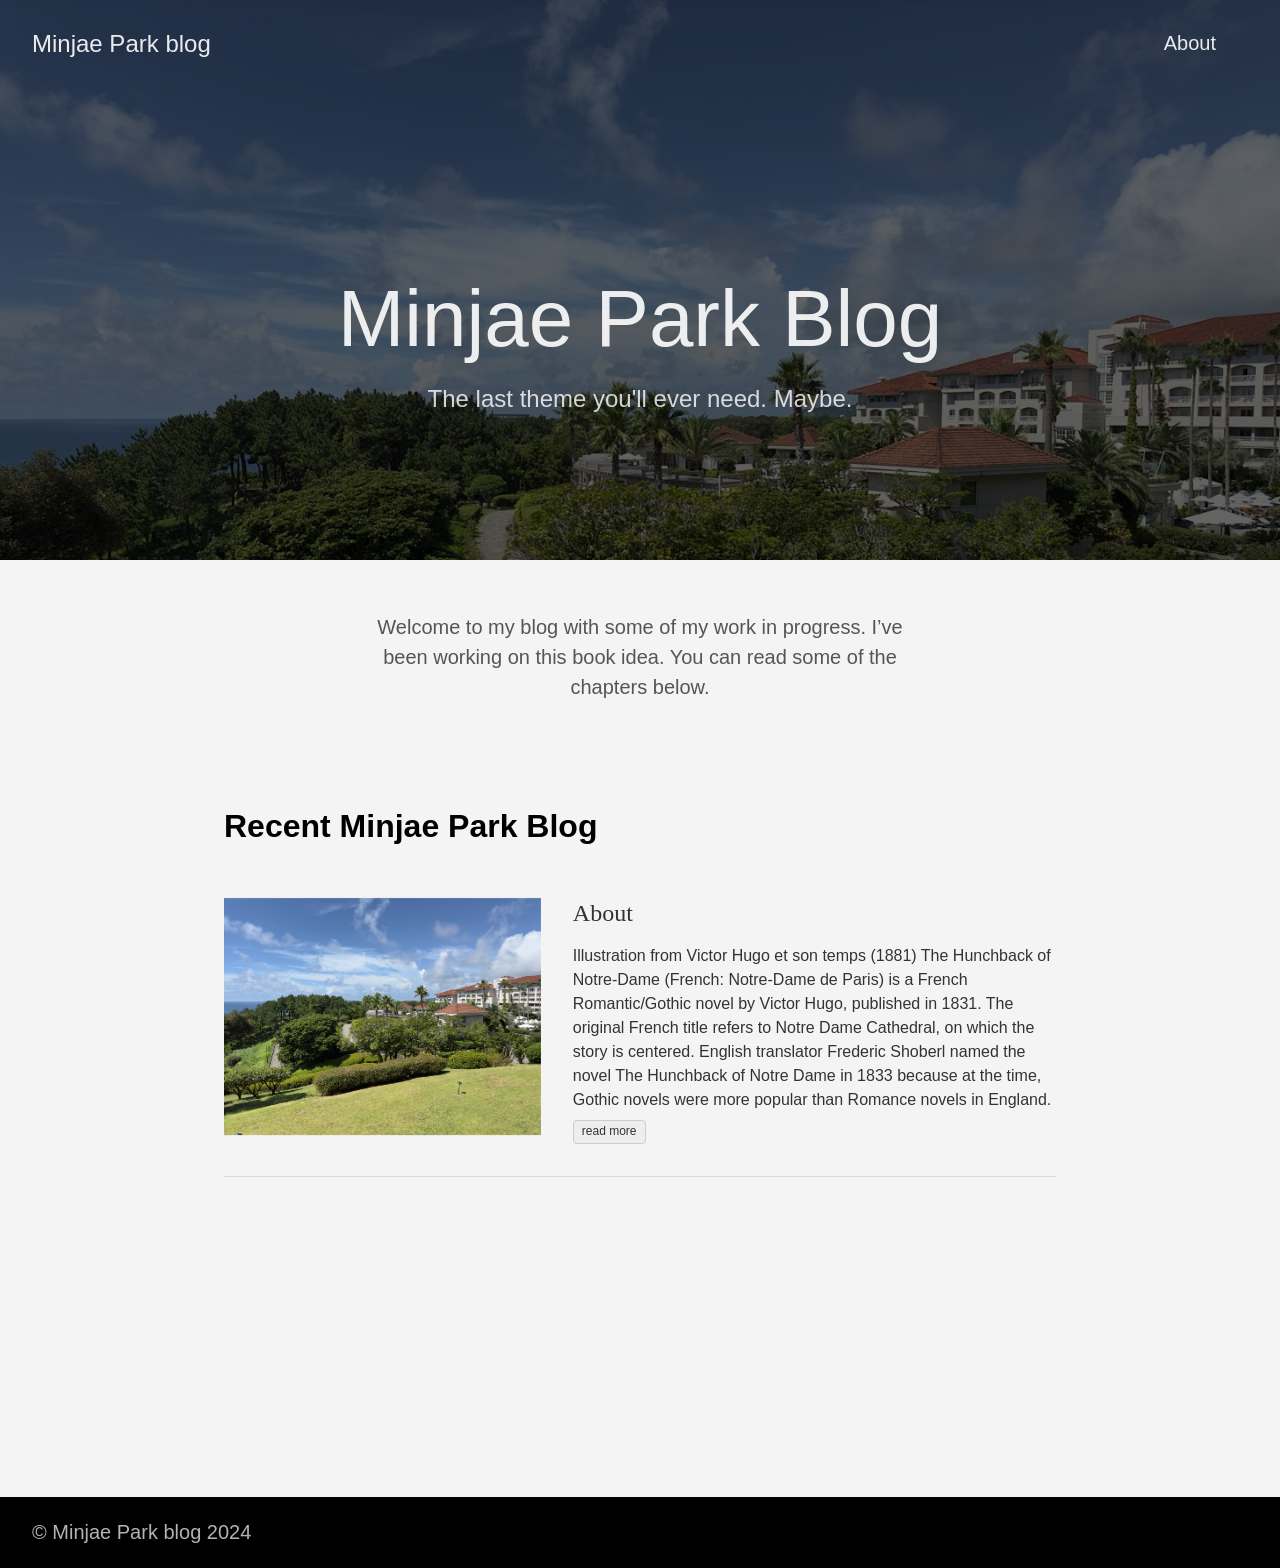
<file: index.html>
<!DOCTYPE html>
<html lang="en-us">
  <head>
    <meta charset="utf-8">
    <meta http-equiv="X-UA-Compatible" content="IE=edge,chrome=1">
    
    <title>Minjae Park Blog | Minjae Park blog</title>
    <meta name="viewport" content="width=device-width,minimum-scale=1">
    <meta name="description" content="The last theme you&#39;ll ever need. Maybe.">
    <meta name="generator" content="Hugo 0.123.7">
    
    
    
    
      <meta name="robots" content="noindex, nofollow">
    

    
<link rel="stylesheet" href="/ananke/css/main.min.css" >



    

    
      

    

    
    
      <link href="/index.xml" rel="alternate" type="application/rss+xml" title="Minjae Park blog" />
      <link href="/index.xml" rel="feed" type="application/rss+xml" title="Minjae Park blog" />
      
    

    
      <link rel="canonical" href="https://tada0347.github.io/">
    

    <meta property="og:title" content="Minjae Park Blog" />
<meta property="og:description" content="The last theme you&#39;ll ever need. Maybe." />
<meta property="og:type" content="website" />
<meta property="og:url" content="https://tada0347.github.io/" />

<meta itemprop="name" content="Minjae Park Blog">
<meta itemprop="description" content="The last theme you&#39;ll ever need. Maybe."><meta name="twitter:card" content="summary"/><meta name="twitter:title" content="Minjae Park Blog"/>
<meta name="twitter:description" content="The last theme you&#39;ll ever need. Maybe."/>

	
  </head>

  <body class="ma0 avenir bg-near-white">

    

  
  <header class="cover bg-top" style="background-image: url('https://tada0347.github.io/images/home.jpg');">
    <div class="bg-black-60">
      <nav class="pv3 ph3 ph4-ns" role="navigation">
  <div class="flex-l justify-between items-center center">
    <a href="/" class="f3 fw2 hover-white no-underline white-90 dib">
      
        Minjae Park blog
      
    </a>
    <div class="flex-l items-center">
      

      
        <ul class="pl0 mr3">
          
          <li class="list f5 f4-ns fw4 dib pr3">
            <a class="hover-white no-underline white-90" href="/about/" title="About page">
              About
            </a>
          </li>
          
        </ul>
      
      
<div class="ananke-socials">
  
</div>

    </div>
  </div>
</nav>

      <div class="tc-l pv4 pv6-l ph3 ph4-ns">
        <h1 class="f2 f-subheadline-l fw2 white-90 mb0 lh-title">
          Minjae Park Blog
        </h1>
        
          <h2 class="fw1 f5 f3-l white-80 measure-wide-l center mt3">
            The last theme you&#39;ll ever need. Maybe.
          </h2>
        
      </div>
    </div>
  </header>


    <main class="pb7" role="main">
      
 <article class="cf ph3 ph5-l pv3 pv4-l f4 tc-l center measure-wide lh-copy mid-gray">
    <p>Welcome to my blog with some of my work in progress. I&rsquo;ve been working on this book idea. You can read some of the chapters below.</p>

  </article>
  
  
  
  
  
  
  
    
    

    <div class="pa3 pa4-ns w-100 w-70-ns center">
      
       
          <h1 class="flex-none">
            Recent Minjae Park Blog
          </h1>
        

      

      <section class="w-100 mw8">
        
        
          <div class="relative w-100 mb4">
            
<article class="bb b--black-10">
  <div class="db pv4 ph3 ph0-l no-underline dark-gray">
    <div class="flex flex-column flex-row-ns">
      
          
        <div class="pr3-ns mb4 mb0-ns w-100 w-40-ns">
          <a href="/about/" class="db grow">
            <img src="https://tada0347.github.io/images/home.jpg" class="img" alt="image from About">
          </a>
        </div>
      
      <div class="blah w-100 w-60-ns pl3-ns">
        <h1 class="f3 fw1 athelas mt0 lh-title">
          <a href="/about/" class="color-inherit dim link">
            About
            </a>
        </h1>
        <div class="f6 f5-l lh-copy nested-copy-line-height nested-links">
          Illustration from Victor Hugo et son temps (1881) The Hunchback of Notre-Dame (French: Notre-Dame de Paris) is a French Romantic/Gothic novel by Victor Hugo, published in 1831. The original French title refers to Notre Dame Cathedral, on which the story is centered. English translator Frederic Shoberl named the novel The Hunchback of Notre Dame in 1833 because at the time, Gothic novels were more popular than Romance novels in England.
        </div>
          <a href="/about/" class="ba b--moon-gray bg-light-gray br2 color-inherit dib f7 hover-bg-moon-gray link mt2 ph2 pv1">read more</a>
        
      </div>
    </div>
  </div>
</article>

          </div>
        
      </section>

      

      </div>
  

    </main>
    <footer class="bg-black bottom-0 w-100 pa3" role="contentinfo">
  <div class="flex justify-between">
  <a class="f4 fw4 hover-white no-underline white-70 dn dib-ns pv2 ph3" href="https://tada0347.github.io/" >
    &copy;  Minjae Park blog 2024 
  </a>
    <div>
<div class="ananke-socials">
  
</div>
</div>
  </div>
</footer>

  </body>
</html>
</file>
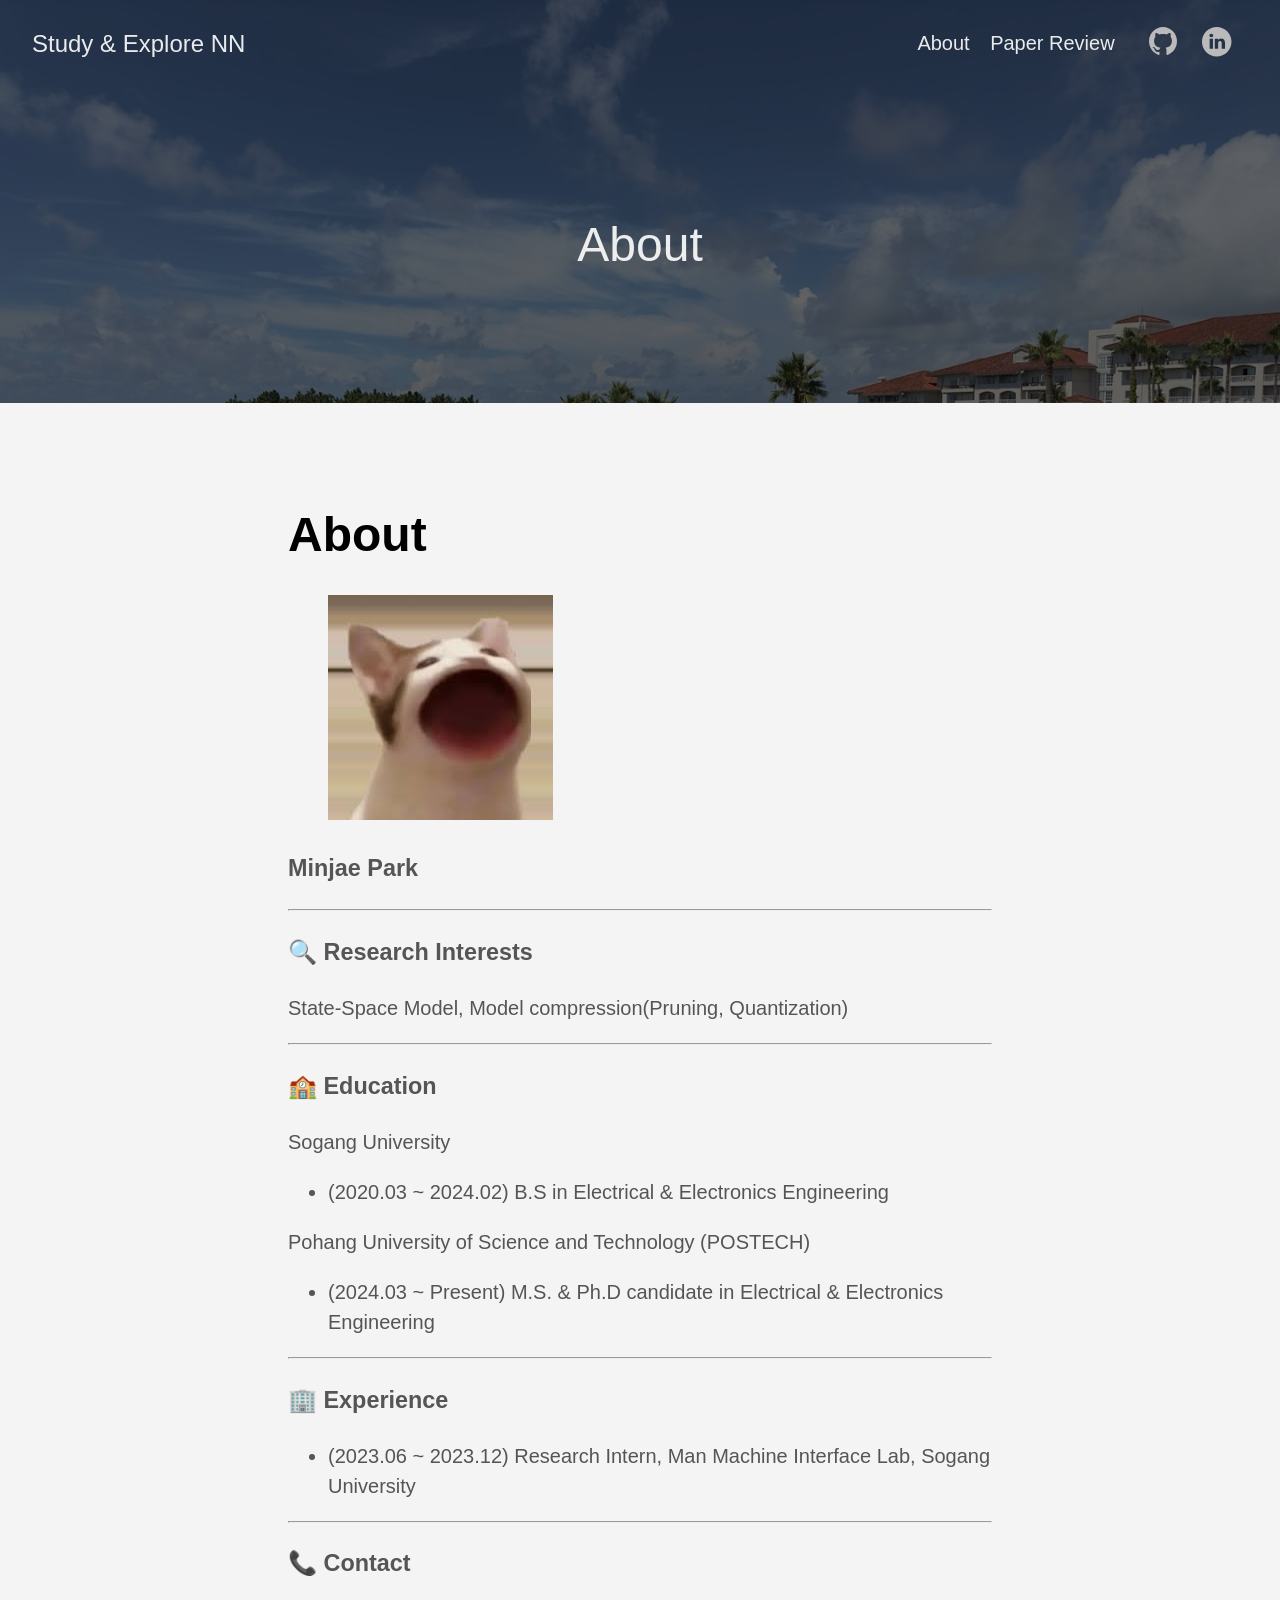
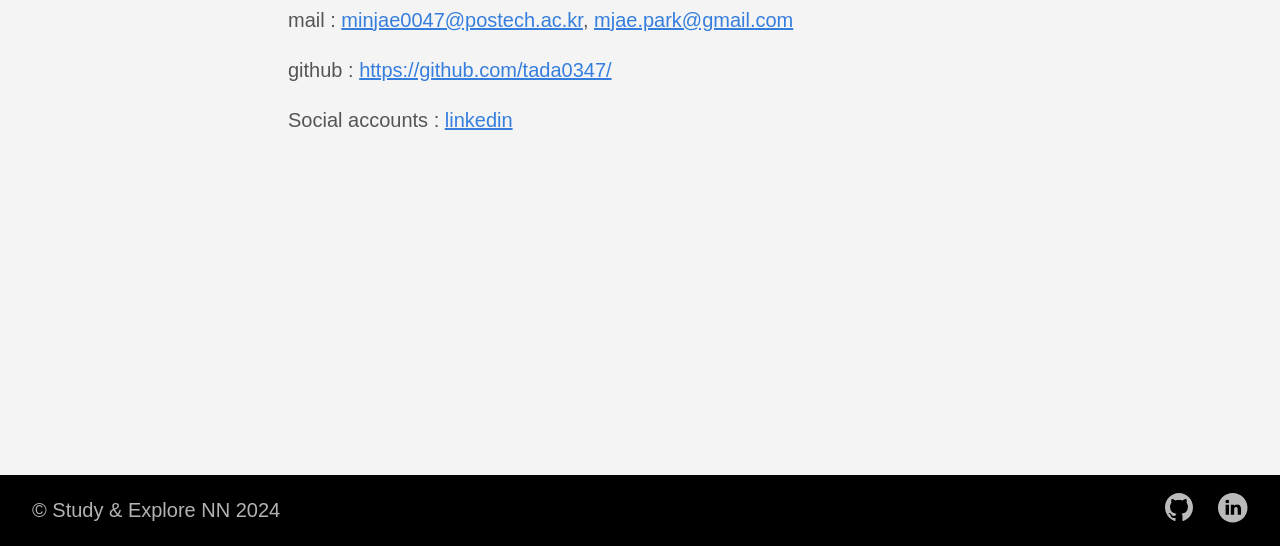
<file: about/index.html>
<!DOCTYPE html>
<html lang="en">
  <head>
    <meta charset="utf-8">
    <meta http-equiv="X-UA-Compatible" content="IE=edge,chrome=1">
    
    <title>About | Study &amp; Explore NN</title>
    <meta name="viewport" content="width=device-width,minimum-scale=1">
    <meta name="description" content="Minjae Park 🔍 Research Interests State-Space Model, Model compression(Pruning, Quantization)
🏫 Education Sogang University
(2020.03 ~ 2024.02) B.S in Electrical &amp; Electronics Engineering Pohang University of Science and Technology (POSTECH)
(2024.03 ~ Present) M.S. &amp; Ph.D candidate in Electrical &amp; Electronics Engineering 🏢 Experience (2023.06 ~ 2023.12) Research Intern, Man Machine Interface Lab, Sogang University 📞 Contact mail : minjae0047@postech.ac.kr, mjae.park@gmail.com github : https://github.com/tada0347/ Social accounts : linkedin">
    <meta name="generator" content="Hugo 0.123.7">
    
    
    
    
      <meta name="robots" content="noindex, nofollow">
    

    
<link rel="stylesheet" href="/ananke/css/main.min.css" >



    

    
      

    

    

    
      <link rel="canonical" href="https://tada0347.github.io/about/">
    

    <meta property="og:title" content="About" />
<meta property="og:description" content="Minjae Park 🔍 Research Interests State-Space Model, Model compression(Pruning, Quantization)
🏫 Education Sogang University
(2020.03 ~ 2024.02) B.S in Electrical &amp; Electronics Engineering Pohang University of Science and Technology (POSTECH)
(2024.03 ~ Present) M.S. &amp; Ph.D candidate in Electrical &amp; Electronics Engineering 🏢 Experience (2023.06 ~ 2023.12) Research Intern, Man Machine Interface Lab, Sogang University 📞 Contact mail : minjae0047@postech.ac.kr, mjae.park@gmail.com github : https://github.com/tada0347/ Social accounts : linkedin" />
<meta property="og:type" content="article" />
<meta property="og:url" content="https://tada0347.github.io/about/" /><meta property="article:section" content="" />



<meta itemprop="name" content="About">
<meta itemprop="description" content="Minjae Park 🔍 Research Interests State-Space Model, Model compression(Pruning, Quantization)
🏫 Education Sogang University
(2020.03 ~ 2024.02) B.S in Electrical &amp; Electronics Engineering Pohang University of Science and Technology (POSTECH)
(2024.03 ~ Present) M.S. &amp; Ph.D candidate in Electrical &amp; Electronics Engineering 🏢 Experience (2023.06 ~ 2023.12) Research Intern, Man Machine Interface Lab, Sogang University 📞 Contact mail : minjae0047@postech.ac.kr, mjae.park@gmail.com github : https://github.com/tada0347/ Social accounts : linkedin">

<meta itemprop="wordCount" content="68">
<meta itemprop="keywords" content="" /><meta name="twitter:card" content="summary"/><meta name="twitter:title" content="About"/>
<meta name="twitter:description" content="Minjae Park 🔍 Research Interests State-Space Model, Model compression(Pruning, Quantization)
🏫 Education Sogang University
(2020.03 ~ 2024.02) B.S in Electrical &amp; Electronics Engineering Pohang University of Science and Technology (POSTECH)
(2024.03 ~ Present) M.S. &amp; Ph.D candidate in Electrical &amp; Electronics Engineering 🏢 Experience (2023.06 ~ 2023.12) Research Intern, Man Machine Interface Lab, Sogang University 📞 Contact mail : minjae0047@postech.ac.kr, mjae.park@gmail.com github : https://github.com/tada0347/ Social accounts : linkedin"/>

	
  </head>

  <body class="ma0 avenir bg-near-white">

    

  
  <header class="cover bg-top" style="background-image: url('https://tada0347.github.io/images/home.jpg');">
    <div class="bg-black-60">
      <nav class="pv3 ph3 ph4-ns" role="navigation">
  <div class="flex-l justify-between items-center center">
    <a href="/" class="f3 fw2 hover-white no-underline white-90 dib">
      
        Study &amp; Explore NN
      
    </a>
    <div class="flex-l items-center">
      

      
        <ul class="pl0 mr3">
          
          <li class="list f5 f4-ns fw4 dib pr3">
            <a class="hover-white no-underline white-90" href="/about/" title="About page">
              About
            </a>
          </li>
          
          <li class="list f5 f4-ns fw4 dib pr3">
            <a class="hover-white no-underline white-90" href="/post/" title="Paper Review page">
              Paper Review
            </a>
          </li>
          
        </ul>
      
      
<div class="ananke-socials">
  
    
    <a href="https://github.com/tada0347" target="_blank" rel="noopener" class="github ananke-social-link link-transition stackoverflow link dib z-999 pt3 pt0-l mr1" title="GitHub link" aria-label="follow on GitHub——Opens in a new window">
      
        <span class="icon"><svg style="enable-background:new 0 0 512 512;" version="1.1" viewBox="0 0 512 512"  xml:space="preserve" xmlns="http://www.w3.org/2000/svg" xmlns:xlink="http://www.w3.org/1999/xlink" >
  <path d="M256,32C132.3,32,32,134.8,32,261.7c0,101.5,64.2,187.5,153.2,217.9c11.2,2.1,15.3-5,15.3-11.1   c0-5.5-0.2-19.9-0.3-39.1c-62.3,13.9-75.5-30.8-75.5-30.8c-10.2-26.5-24.9-33.6-24.9-33.6c-20.3-14.3,1.5-14,1.5-14   c22.5,1.6,34.3,23.7,34.3,23.7c20,35.1,52.4,25,65.2,19.1c2-14.8,7.8-25,14.2-30.7c-49.7-5.8-102-25.5-102-113.5   c0-25.1,8.7-45.6,23-61.6c-2.3-5.8-10-29.2,2.2-60.8c0,0,18.8-6.2,61.6,23.5c17.9-5.1,37-7.6,56.1-7.7c19,0.1,38.2,2.6,56.1,7.7   c42.8-29.7,61.5-23.5,61.5-23.5c12.2,31.6,4.5,55,2.2,60.8c14.3,16.1,23,36.6,23,61.6c0,88.2-52.4,107.6-102.3,113.3   c8,7.1,15.2,21.1,15.2,42.5c0,30.7-0.3,55.5-0.3,63c0,6.1,4,13.3,15.4,11C415.9,449.1,480,363.1,480,261.7   C480,134.8,379.7,32,256,32z"/>
</svg>
</span>
      
<span class="new-window"><svg  height="8px"  style="enable-background:new 0 0 1000 1000;" version="1.1" viewBox="0 0 1000 1000"  xml:space="preserve" xmlns="http://www.w3.org/2000/svg" xmlns:xlink="http://www.w3.org/1999/xlink" >
<path d="M598 128h298v298h-86v-152l-418 418-60-60 418-418h-152v-86zM810 810v-298h86v298c0 46-40 86-86 86h-596c-48 0-86-40-86-86v-596c0-46 38-86 86-86h298v86h-298v596h596z" style="fill-rule:evenodd;clip-rule:evenodd;"/>
</svg>
</span></a>
  
    
    <a href="https://www.linkedin.com/in/%EB%AF%BC%EC%9E%AC-%EB%B0%95-941368284/" target="_blank" rel="noopener" class="linkedin ananke-social-link link-transition stackoverflow link dib z-999 pt3 pt0-l mr1" title="LinkedIn link" aria-label="follow on LinkedIn——Opens in a new window">
      
        <span class="icon"><svg style="enable-background:new 0 0 65 65;" version="1.1" viewBox="0 0 65 65"  xml:space="preserve" xmlns="http://www.w3.org/2000/svg" xmlns:xlink="http://www.w3.org/1999/xlink">
  <path d="M50.837,48.137V36.425c0-6.275-3.35-9.195-7.816-9.195  c-3.604,0-5.219,1.983-6.119,3.374V27.71h-6.79c0.09,1.917,0,20.427,0,20.427h6.79V36.729c0-0.609,0.044-1.219,0.224-1.655  c0.49-1.22,1.607-2.483,3.482-2.483c2.458,0,3.44,1.873,3.44,4.618v10.929H50.837z M22.959,24.922c2.367,0,3.842-1.57,3.842-3.531  c-0.044-2.003-1.475-3.528-3.797-3.528s-3.841,1.524-3.841,3.528c0,1.961,1.474,3.531,3.753,3.531H22.959z M34,64  C17.432,64,4,50.568,4,34C4,17.431,17.432,4,34,4s30,13.431,30,30C64,50.568,50.568,64,34,64z M26.354,48.137V27.71h-6.789v20.427  H26.354z" style="fill-rule:evenodd;clip-rule:evenodd;"/>
</svg>
</span>
      
<span class="new-window"><svg  height="8px"  style="enable-background:new 0 0 1000 1000;" version="1.1" viewBox="0 0 1000 1000"  xml:space="preserve" xmlns="http://www.w3.org/2000/svg" xmlns:xlink="http://www.w3.org/1999/xlink" >
<path d="M598 128h298v298h-86v-152l-418 418-60-60 418-418h-152v-86zM810 810v-298h86v298c0 46-40 86-86 86h-596c-48 0-86-40-86-86v-596c0-46 38-86 86-86h298v86h-298v596h596z" style="fill-rule:evenodd;clip-rule:evenodd;"/>
</svg>
</span></a>
  
</div>

    </div>
  </div>
</nav>

      <div class="tc-l pv6 ph3 ph4-ns">
        
          <div class="f2 f1-l fw2 white-90 mb0 lh-title">About</div>
          
        
      </div>
    </div>
  </header>


    <main class="pb7" role="main">
      
  <div class="flex-l mt2 mw8 center">
    <article class="center cf pv5 ph3 ph4-ns mw7">
      <header>
        <h1 class="f1">
          About
        </h1>
      </header>
      <div class="nested-copy-line-height lh-copy f4 nested-links mid-gray">
        <figure><img src="/images/popo.jpeg"/>
</figure>

<h3 id="minjae-park"><strong>Minjae Park</strong></h3>
<hr>
<h3 id="-research-interests">🔍 Research Interests</h3>
<p>State-Space Model, Model compression(Pruning, Quantization)</p>
<hr>
<h3 id="-education">🏫 Education</h3>
<p>Sogang University</p>
<ul>
<li>(2020.03 ~ 2024.02) B.S in Electrical &amp; Electronics Engineering</li>
</ul>
<p>Pohang University of Science and Technology (POSTECH)</p>
<ul>
<li>(2024.03 ~ Present) M.S. &amp; Ph.D candidate in Electrical &amp; Electronics Engineering</li>
</ul>
<hr>
<h3 id="-experience">🏢 Experience</h3>
<ul>
<li>(2023.06 ~ 2023.12) Research Intern, Man Machine Interface Lab, Sogang University</li>
</ul>
<hr>
<h3 id="-contact">📞 Contact</h3>
<p>mail : <a href="mailto:minjae0047@postech.ac.kr">minjae0047@postech.ac.kr</a>, <a href="mailto:mjae.park@gmail.com">mjae.park@gmail.com</a> <!-- raw HTML omitted --></p>
<p>github : <a href="https://github.com/tada0347/">https://github.com/tada0347/</a> <!-- raw HTML omitted --></p>
<p>Social accounts : <a href="https://www.linkedin.com/in/%EB%AF%BC%EC%9E%AC-%EB%B0%95-941368284/">linkedin</a></p>

      </div>
    </article>
  </div>

    </main>
    <footer class="bg-black bottom-0 w-100 pa3" role="contentinfo">
  <div class="flex justify-between">
  <a class="f4 fw4 hover-white no-underline white-70 dn dib-ns pv2 ph3" href="https://tada0347.github.io/" >
    &copy;  Study & Explore NN 2024 
  </a>
    <div>
<div class="ananke-socials">
  
    
    <a href="https://github.com/tada0347" target="_blank" rel="noopener" class="github ananke-social-link link-transition stackoverflow link dib z-999 pt3 pt0-l mr1" title="GitHub link" aria-label="follow on GitHub——Opens in a new window">
      
        <span class="icon"><svg style="enable-background:new 0 0 512 512;" version="1.1" viewBox="0 0 512 512"  xml:space="preserve" xmlns="http://www.w3.org/2000/svg" xmlns:xlink="http://www.w3.org/1999/xlink" >
  <path d="M256,32C132.3,32,32,134.8,32,261.7c0,101.5,64.2,187.5,153.2,217.9c11.2,2.1,15.3-5,15.3-11.1   c0-5.5-0.2-19.9-0.3-39.1c-62.3,13.9-75.5-30.8-75.5-30.8c-10.2-26.5-24.9-33.6-24.9-33.6c-20.3-14.3,1.5-14,1.5-14   c22.5,1.6,34.3,23.7,34.3,23.7c20,35.1,52.4,25,65.2,19.1c2-14.8,7.8-25,14.2-30.7c-49.7-5.8-102-25.5-102-113.5   c0-25.1,8.7-45.6,23-61.6c-2.3-5.8-10-29.2,2.2-60.8c0,0,18.8-6.2,61.6,23.5c17.9-5.1,37-7.6,56.1-7.7c19,0.1,38.2,2.6,56.1,7.7   c42.8-29.7,61.5-23.5,61.5-23.5c12.2,31.6,4.5,55,2.2,60.8c14.3,16.1,23,36.6,23,61.6c0,88.2-52.4,107.6-102.3,113.3   c8,7.1,15.2,21.1,15.2,42.5c0,30.7-0.3,55.5-0.3,63c0,6.1,4,13.3,15.4,11C415.9,449.1,480,363.1,480,261.7   C480,134.8,379.7,32,256,32z"/>
</svg>
</span>
      
<span class="new-window"><svg  height="8px"  style="enable-background:new 0 0 1000 1000;" version="1.1" viewBox="0 0 1000 1000"  xml:space="preserve" xmlns="http://www.w3.org/2000/svg" xmlns:xlink="http://www.w3.org/1999/xlink" >
<path d="M598 128h298v298h-86v-152l-418 418-60-60 418-418h-152v-86zM810 810v-298h86v298c0 46-40 86-86 86h-596c-48 0-86-40-86-86v-596c0-46 38-86 86-86h298v86h-298v596h596z" style="fill-rule:evenodd;clip-rule:evenodd;"/>
</svg>
</span></a>
  
    
    <a href="https://www.linkedin.com/in/%EB%AF%BC%EC%9E%AC-%EB%B0%95-941368284/" target="_blank" rel="noopener" class="linkedin ananke-social-link link-transition stackoverflow link dib z-999 pt3 pt0-l mr1" title="LinkedIn link" aria-label="follow on LinkedIn——Opens in a new window">
      
        <span class="icon"><svg style="enable-background:new 0 0 65 65;" version="1.1" viewBox="0 0 65 65"  xml:space="preserve" xmlns="http://www.w3.org/2000/svg" xmlns:xlink="http://www.w3.org/1999/xlink">
  <path d="M50.837,48.137V36.425c0-6.275-3.35-9.195-7.816-9.195  c-3.604,0-5.219,1.983-6.119,3.374V27.71h-6.79c0.09,1.917,0,20.427,0,20.427h6.79V36.729c0-0.609,0.044-1.219,0.224-1.655  c0.49-1.22,1.607-2.483,3.482-2.483c2.458,0,3.44,1.873,3.44,4.618v10.929H50.837z M22.959,24.922c2.367,0,3.842-1.57,3.842-3.531  c-0.044-2.003-1.475-3.528-3.797-3.528s-3.841,1.524-3.841,3.528c0,1.961,1.474,3.531,3.753,3.531H22.959z M34,64  C17.432,64,4,50.568,4,34C4,17.431,17.432,4,34,4s30,13.431,30,30C64,50.568,50.568,64,34,64z M26.354,48.137V27.71h-6.789v20.427  H26.354z" style="fill-rule:evenodd;clip-rule:evenodd;"/>
</svg>
</span>
      
<span class="new-window"><svg  height="8px"  style="enable-background:new 0 0 1000 1000;" version="1.1" viewBox="0 0 1000 1000"  xml:space="preserve" xmlns="http://www.w3.org/2000/svg" xmlns:xlink="http://www.w3.org/1999/xlink" >
<path d="M598 128h298v298h-86v-152l-418 418-60-60 418-418h-152v-86zM810 810v-298h86v298c0 46-40 86-86 86h-596c-48 0-86-40-86-86v-596c0-46 38-86 86-86h298v86h-298v596h596z" style="fill-rule:evenodd;clip-rule:evenodd;"/>
</svg>
</span></a>
  
</div>
</div>
  </div>
</footer>

  </body>
</html>
</file>
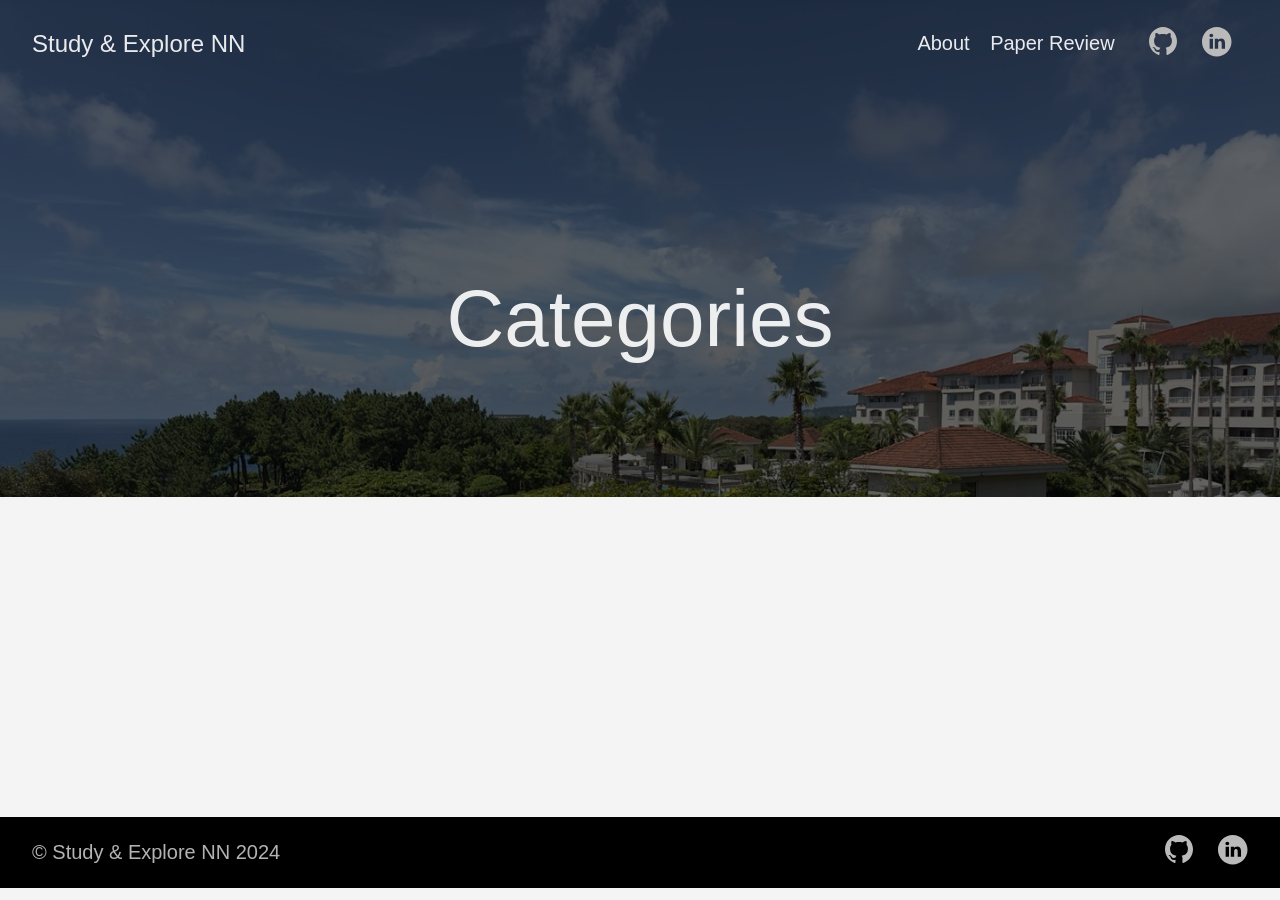
<file: categories/index.html>
<!DOCTYPE html>
<html lang="en">
  <head>
    <meta charset="utf-8">
    <meta http-equiv="X-UA-Compatible" content="IE=edge,chrome=1">
    
    <title>Study &amp; Explore NN</title>
    <meta name="viewport" content="width=device-width,minimum-scale=1">
    <meta name="description" content="NN Paper Review Blog">
    <meta name="generator" content="Hugo 0.123.7">
    
    
    
    
      <meta name="robots" content="noindex, nofollow">
    

    
<link rel="stylesheet" href="/ananke/css/main.min.css" >



    

    
      

    

    
    
      <link href="/categories/index.xml" rel="alternate" type="application/rss+xml" title="Study &amp; Explore NN" />
      <link href="/categories/index.xml" rel="feed" type="application/rss+xml" title="Study &amp; Explore NN" />
      
    

    
      <link rel="canonical" href="https://tada0347.github.io/categories/">
    

    <meta property="og:title" content="Categories" />
<meta property="og:description" content="NN Paper Review Blog" />
<meta property="og:type" content="website" />
<meta property="og:url" content="https://tada0347.github.io/categories/" />

<meta itemprop="name" content="Categories">
<meta itemprop="description" content="NN Paper Review Blog"><meta name="twitter:card" content="summary"/><meta name="twitter:title" content="Categories"/>
<meta name="twitter:description" content="NN Paper Review Blog"/>

	
  </head>

  <body class="ma0 avenir bg-near-white">

    

  
  <header class="cover bg-top" style="background-image: url('https://tada0347.github.io/images/home.jpg');">
    <div class="bg-black-60">
      <nav class="pv3 ph3 ph4-ns" role="navigation">
  <div class="flex-l justify-between items-center center">
    <a href="/" class="f3 fw2 hover-white no-underline white-90 dib">
      
        Study &amp; Explore NN
      
    </a>
    <div class="flex-l items-center">
      

      
        <ul class="pl0 mr3">
          
          <li class="list f5 f4-ns fw4 dib pr3">
            <a class="hover-white no-underline white-90" href="/about/" title="About page">
              About
            </a>
          </li>
          
          <li class="list f5 f4-ns fw4 dib pr3">
            <a class="hover-white no-underline white-90" href="/post/" title="Paper Review page">
              Paper Review
            </a>
          </li>
          
        </ul>
      
      
<div class="ananke-socials">
  
    
    <a href="https://github.com/tada0347" target="_blank" rel="noopener" class="github ananke-social-link link-transition stackoverflow link dib z-999 pt3 pt0-l mr1" title="GitHub link" aria-label="follow on GitHub——Opens in a new window">
      
        <span class="icon"><svg style="enable-background:new 0 0 512 512;" version="1.1" viewBox="0 0 512 512"  xml:space="preserve" xmlns="http://www.w3.org/2000/svg" xmlns:xlink="http://www.w3.org/1999/xlink" >
  <path d="M256,32C132.3,32,32,134.8,32,261.7c0,101.5,64.2,187.5,153.2,217.9c11.2,2.1,15.3-5,15.3-11.1   c0-5.5-0.2-19.9-0.3-39.1c-62.3,13.9-75.5-30.8-75.5-30.8c-10.2-26.5-24.9-33.6-24.9-33.6c-20.3-14.3,1.5-14,1.5-14   c22.5,1.6,34.3,23.7,34.3,23.7c20,35.1,52.4,25,65.2,19.1c2-14.8,7.8-25,14.2-30.7c-49.7-5.8-102-25.5-102-113.5   c0-25.1,8.7-45.6,23-61.6c-2.3-5.8-10-29.2,2.2-60.8c0,0,18.8-6.2,61.6,23.5c17.9-5.1,37-7.6,56.1-7.7c19,0.1,38.2,2.6,56.1,7.7   c42.8-29.7,61.5-23.5,61.5-23.5c12.2,31.6,4.5,55,2.2,60.8c14.3,16.1,23,36.6,23,61.6c0,88.2-52.4,107.6-102.3,113.3   c8,7.1,15.2,21.1,15.2,42.5c0,30.7-0.3,55.5-0.3,63c0,6.1,4,13.3,15.4,11C415.9,449.1,480,363.1,480,261.7   C480,134.8,379.7,32,256,32z"/>
</svg>
</span>
      
<span class="new-window"><svg  height="8px"  style="enable-background:new 0 0 1000 1000;" version="1.1" viewBox="0 0 1000 1000"  xml:space="preserve" xmlns="http://www.w3.org/2000/svg" xmlns:xlink="http://www.w3.org/1999/xlink" >
<path d="M598 128h298v298h-86v-152l-418 418-60-60 418-418h-152v-86zM810 810v-298h86v298c0 46-40 86-86 86h-596c-48 0-86-40-86-86v-596c0-46 38-86 86-86h298v86h-298v596h596z" style="fill-rule:evenodd;clip-rule:evenodd;"/>
</svg>
</span></a>
  
    
    <a href="https://www.linkedin.com/in/%EB%AF%BC%EC%9E%AC-%EB%B0%95-941368284/" target="_blank" rel="noopener" class="linkedin ananke-social-link link-transition stackoverflow link dib z-999 pt3 pt0-l mr1" title="LinkedIn link" aria-label="follow on LinkedIn——Opens in a new window">
      
        <span class="icon"><svg style="enable-background:new 0 0 65 65;" version="1.1" viewBox="0 0 65 65"  xml:space="preserve" xmlns="http://www.w3.org/2000/svg" xmlns:xlink="http://www.w3.org/1999/xlink">
  <path d="M50.837,48.137V36.425c0-6.275-3.35-9.195-7.816-9.195  c-3.604,0-5.219,1.983-6.119,3.374V27.71h-6.79c0.09,1.917,0,20.427,0,20.427h6.79V36.729c0-0.609,0.044-1.219,0.224-1.655  c0.49-1.22,1.607-2.483,3.482-2.483c2.458,0,3.44,1.873,3.44,4.618v10.929H50.837z M22.959,24.922c2.367,0,3.842-1.57,3.842-3.531  c-0.044-2.003-1.475-3.528-3.797-3.528s-3.841,1.524-3.841,3.528c0,1.961,1.474,3.531,3.753,3.531H22.959z M34,64  C17.432,64,4,50.568,4,34C4,17.431,17.432,4,34,4s30,13.431,30,30C64,50.568,50.568,64,34,64z M26.354,48.137V27.71h-6.789v20.427  H26.354z" style="fill-rule:evenodd;clip-rule:evenodd;"/>
</svg>
</span>
      
<span class="new-window"><svg  height="8px"  style="enable-background:new 0 0 1000 1000;" version="1.1" viewBox="0 0 1000 1000"  xml:space="preserve" xmlns="http://www.w3.org/2000/svg" xmlns:xlink="http://www.w3.org/1999/xlink" >
<path d="M598 128h298v298h-86v-152l-418 418-60-60 418-418h-152v-86zM810 810v-298h86v298c0 46-40 86-86 86h-596c-48 0-86-40-86-86v-596c0-46 38-86 86-86h298v86h-298v596h596z" style="fill-rule:evenodd;clip-rule:evenodd;"/>
</svg>
</span></a>
  
</div>

    </div>
  </div>
</nav>

      <div class="tc-l pv4 pv6-l ph3 ph4-ns">
        <h1 class="f2 f-subheadline-l fw2 white-90 mb0 lh-title">
          Categories
        </h1>
        
      </div>
    </div>
  </header>


    <main class="pb7" role="main">
      
    
  <article class="cf pa3 pa4-m pa4-l">
    <div class="measure-wide-l center f4 lh-copy nested-copy-line-height nested-links mid-gray">
      
    </div>
  </article>
  <div class="mw8 center">
    <section class="ph4">
      
    </section>
  </div>

    </main>
    <footer class="bg-black bottom-0 w-100 pa3" role="contentinfo">
  <div class="flex justify-between">
  <a class="f4 fw4 hover-white no-underline white-70 dn dib-ns pv2 ph3" href="https://tada0347.github.io/" >
    &copy;  Study & Explore NN 2024 
  </a>
    <div>
<div class="ananke-socials">
  
    
    <a href="https://github.com/tada0347" target="_blank" rel="noopener" class="github ananke-social-link link-transition stackoverflow link dib z-999 pt3 pt0-l mr1" title="GitHub link" aria-label="follow on GitHub——Opens in a new window">
      
        <span class="icon"><svg style="enable-background:new 0 0 512 512;" version="1.1" viewBox="0 0 512 512"  xml:space="preserve" xmlns="http://www.w3.org/2000/svg" xmlns:xlink="http://www.w3.org/1999/xlink" >
  <path d="M256,32C132.3,32,32,134.8,32,261.7c0,101.5,64.2,187.5,153.2,217.9c11.2,2.1,15.3-5,15.3-11.1   c0-5.5-0.2-19.9-0.3-39.1c-62.3,13.9-75.5-30.8-75.5-30.8c-10.2-26.5-24.9-33.6-24.9-33.6c-20.3-14.3,1.5-14,1.5-14   c22.5,1.6,34.3,23.7,34.3,23.7c20,35.1,52.4,25,65.2,19.1c2-14.8,7.8-25,14.2-30.7c-49.7-5.8-102-25.5-102-113.5   c0-25.1,8.7-45.6,23-61.6c-2.3-5.8-10-29.2,2.2-60.8c0,0,18.8-6.2,61.6,23.5c17.9-5.1,37-7.6,56.1-7.7c19,0.1,38.2,2.6,56.1,7.7   c42.8-29.7,61.5-23.5,61.5-23.5c12.2,31.6,4.5,55,2.2,60.8c14.3,16.1,23,36.6,23,61.6c0,88.2-52.4,107.6-102.3,113.3   c8,7.1,15.2,21.1,15.2,42.5c0,30.7-0.3,55.5-0.3,63c0,6.1,4,13.3,15.4,11C415.9,449.1,480,363.1,480,261.7   C480,134.8,379.7,32,256,32z"/>
</svg>
</span>
      
<span class="new-window"><svg  height="8px"  style="enable-background:new 0 0 1000 1000;" version="1.1" viewBox="0 0 1000 1000"  xml:space="preserve" xmlns="http://www.w3.org/2000/svg" xmlns:xlink="http://www.w3.org/1999/xlink" >
<path d="M598 128h298v298h-86v-152l-418 418-60-60 418-418h-152v-86zM810 810v-298h86v298c0 46-40 86-86 86h-596c-48 0-86-40-86-86v-596c0-46 38-86 86-86h298v86h-298v596h596z" style="fill-rule:evenodd;clip-rule:evenodd;"/>
</svg>
</span></a>
  
    
    <a href="https://www.linkedin.com/in/%EB%AF%BC%EC%9E%AC-%EB%B0%95-941368284/" target="_blank" rel="noopener" class="linkedin ananke-social-link link-transition stackoverflow link dib z-999 pt3 pt0-l mr1" title="LinkedIn link" aria-label="follow on LinkedIn——Opens in a new window">
      
        <span class="icon"><svg style="enable-background:new 0 0 65 65;" version="1.1" viewBox="0 0 65 65"  xml:space="preserve" xmlns="http://www.w3.org/2000/svg" xmlns:xlink="http://www.w3.org/1999/xlink">
  <path d="M50.837,48.137V36.425c0-6.275-3.35-9.195-7.816-9.195  c-3.604,0-5.219,1.983-6.119,3.374V27.71h-6.79c0.09,1.917,0,20.427,0,20.427h6.79V36.729c0-0.609,0.044-1.219,0.224-1.655  c0.49-1.22,1.607-2.483,3.482-2.483c2.458,0,3.44,1.873,3.44,4.618v10.929H50.837z M22.959,24.922c2.367,0,3.842-1.57,3.842-3.531  c-0.044-2.003-1.475-3.528-3.797-3.528s-3.841,1.524-3.841,3.528c0,1.961,1.474,3.531,3.753,3.531H22.959z M34,64  C17.432,64,4,50.568,4,34C4,17.431,17.432,4,34,4s30,13.431,30,30C64,50.568,50.568,64,34,64z M26.354,48.137V27.71h-6.789v20.427  H26.354z" style="fill-rule:evenodd;clip-rule:evenodd;"/>
</svg>
</span>
      
<span class="new-window"><svg  height="8px"  style="enable-background:new 0 0 1000 1000;" version="1.1" viewBox="0 0 1000 1000"  xml:space="preserve" xmlns="http://www.w3.org/2000/svg" xmlns:xlink="http://www.w3.org/1999/xlink" >
<path d="M598 128h298v298h-86v-152l-418 418-60-60 418-418h-152v-86zM810 810v-298h86v298c0 46-40 86-86 86h-596c-48 0-86-40-86-86v-596c0-46 38-86 86-86h298v86h-298v596h596z" style="fill-rule:evenodd;clip-rule:evenodd;"/>
</svg>
</span></a>
  
</div>
</div>
  </div>
</footer>

  </body>
</html>
</file>
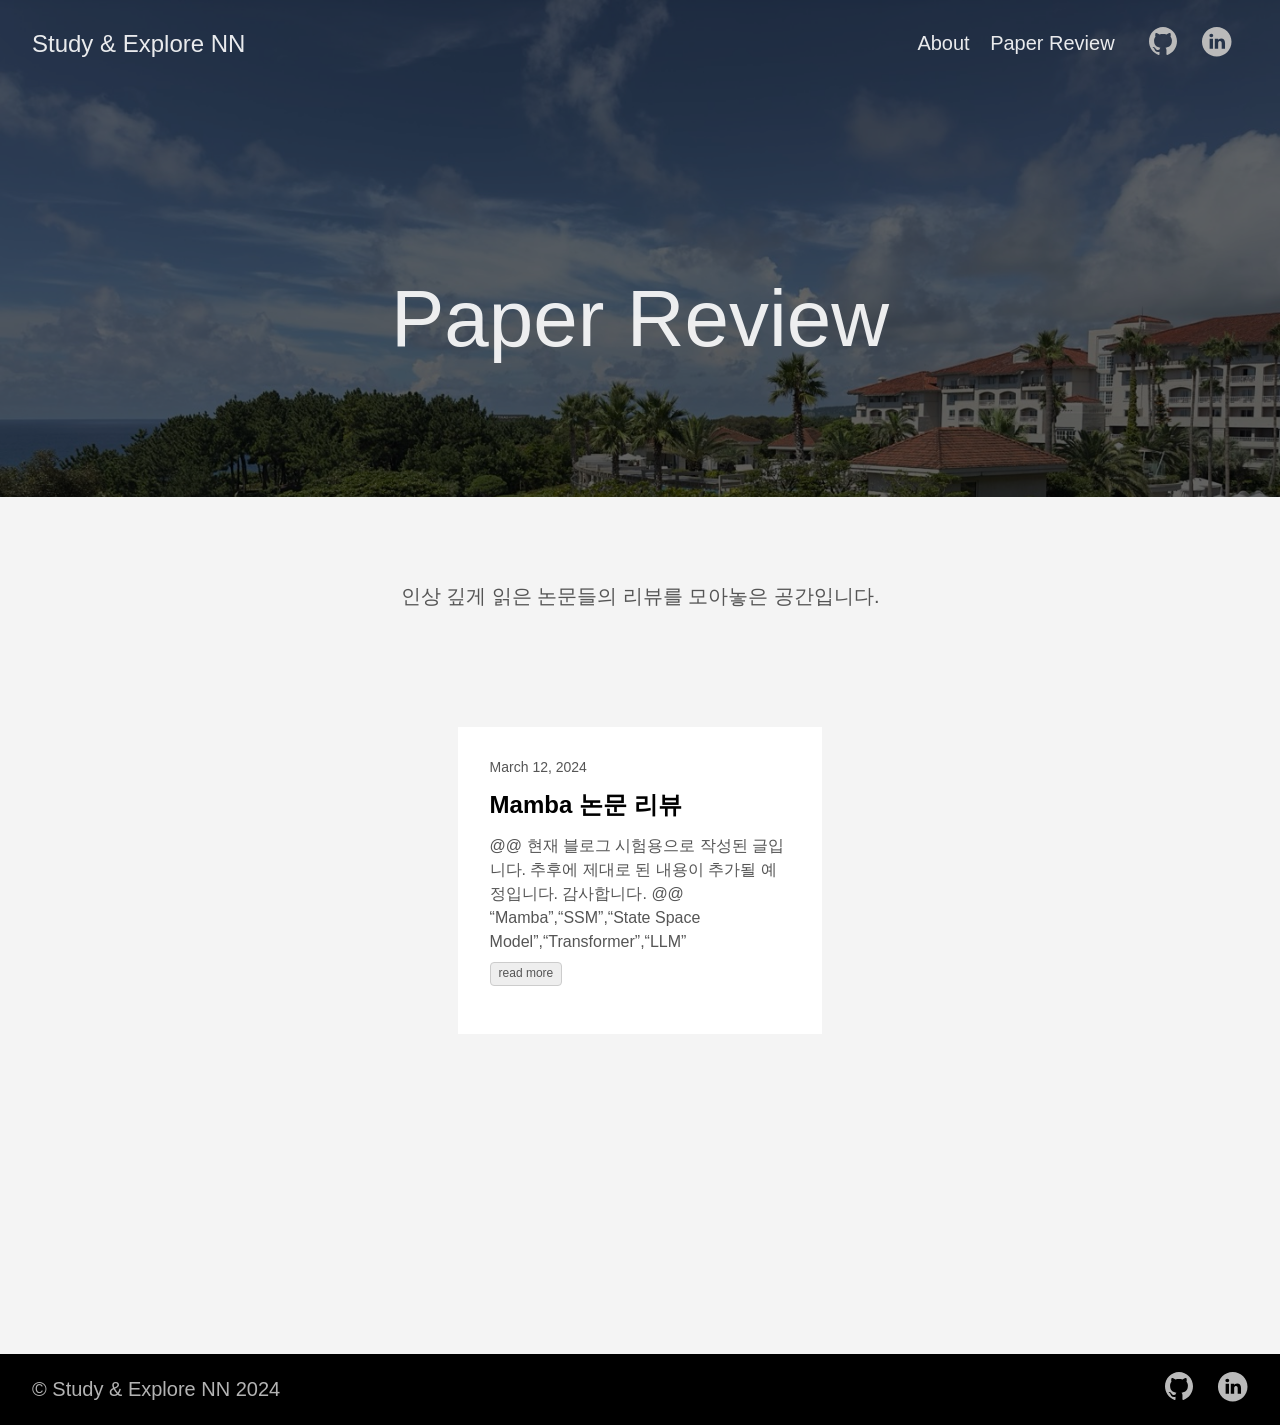
<file: post/index.html>
<!DOCTYPE html>
<html lang="en">
  <head>
    <meta charset="utf-8">
    <meta http-equiv="X-UA-Compatible" content="IE=edge,chrome=1">
    
    <title>Paper Review | Study &amp; Explore NN</title>
    <meta name="viewport" content="width=device-width,minimum-scale=1">
    <meta name="description" content="NN Paper Review Blog">
    <meta name="generator" content="Hugo 0.123.7">
    
    
    
    
      <meta name="robots" content="noindex, nofollow">
    

    
<link rel="stylesheet" href="/ananke/css/main.min.css" >



    

    
      

    

    
    
      <link href="/post/index.xml" rel="alternate" type="application/rss+xml" title="Study &amp; Explore NN" />
      <link href="/post/index.xml" rel="feed" type="application/rss+xml" title="Study &amp; Explore NN" />
      
    

    
      <link rel="canonical" href="https://tada0347.github.io/post/">
    

    <meta property="og:title" content="Paper Review" />
<meta property="og:description" content="NN Paper Review Blog" />
<meta property="og:type" content="website" />
<meta property="og:url" content="https://tada0347.github.io/post/" />

<meta itemprop="name" content="Paper Review">
<meta itemprop="description" content="NN Paper Review Blog"><meta name="twitter:card" content="summary"/><meta name="twitter:title" content="Paper Review"/>
<meta name="twitter:description" content="NN Paper Review Blog"/>

	
  </head>

  <body class="ma0 avenir bg-near-white">

    

  
  <header class="cover bg-top" style="background-image: url('https://tada0347.github.io/images/home.jpg');">
    <div class="bg-black-60">
      <nav class="pv3 ph3 ph4-ns" role="navigation">
  <div class="flex-l justify-between items-center center">
    <a href="/" class="f3 fw2 hover-white no-underline white-90 dib">
      
        Study &amp; Explore NN
      
    </a>
    <div class="flex-l items-center">
      

      
        <ul class="pl0 mr3">
          
          <li class="list f5 f4-ns fw4 dib pr3">
            <a class="hover-white no-underline white-90" href="/about/" title="About page">
              About
            </a>
          </li>
          
          <li class="list f5 f4-ns fw4 dib pr3">
            <a class="hover-white no-underline white-90" href="/post/" title="Paper Review page">
              Paper Review
            </a>
          </li>
          
        </ul>
      
      
<div class="ananke-socials">
  
    
    <a href="https://github.com/tada0347" target="_blank" rel="noopener" class="github ananke-social-link link-transition stackoverflow link dib z-999 pt3 pt0-l mr1" title="GitHub link" aria-label="follow on GitHub——Opens in a new window">
      
        <span class="icon"><svg style="enable-background:new 0 0 512 512;" version="1.1" viewBox="0 0 512 512"  xml:space="preserve" xmlns="http://www.w3.org/2000/svg" xmlns:xlink="http://www.w3.org/1999/xlink" >
  <path d="M256,32C132.3,32,32,134.8,32,261.7c0,101.5,64.2,187.5,153.2,217.9c11.2,2.1,15.3-5,15.3-11.1   c0-5.5-0.2-19.9-0.3-39.1c-62.3,13.9-75.5-30.8-75.5-30.8c-10.2-26.5-24.9-33.6-24.9-33.6c-20.3-14.3,1.5-14,1.5-14   c22.5,1.6,34.3,23.7,34.3,23.7c20,35.1,52.4,25,65.2,19.1c2-14.8,7.8-25,14.2-30.7c-49.7-5.8-102-25.5-102-113.5   c0-25.1,8.7-45.6,23-61.6c-2.3-5.8-10-29.2,2.2-60.8c0,0,18.8-6.2,61.6,23.5c17.9-5.1,37-7.6,56.1-7.7c19,0.1,38.2,2.6,56.1,7.7   c42.8-29.7,61.5-23.5,61.5-23.5c12.2,31.6,4.5,55,2.2,60.8c14.3,16.1,23,36.6,23,61.6c0,88.2-52.4,107.6-102.3,113.3   c8,7.1,15.2,21.1,15.2,42.5c0,30.7-0.3,55.5-0.3,63c0,6.1,4,13.3,15.4,11C415.9,449.1,480,363.1,480,261.7   C480,134.8,379.7,32,256,32z"/>
</svg>
</span>
      
<span class="new-window"><svg  height="8px"  style="enable-background:new 0 0 1000 1000;" version="1.1" viewBox="0 0 1000 1000"  xml:space="preserve" xmlns="http://www.w3.org/2000/svg" xmlns:xlink="http://www.w3.org/1999/xlink" >
<path d="M598 128h298v298h-86v-152l-418 418-60-60 418-418h-152v-86zM810 810v-298h86v298c0 46-40 86-86 86h-596c-48 0-86-40-86-86v-596c0-46 38-86 86-86h298v86h-298v596h596z" style="fill-rule:evenodd;clip-rule:evenodd;"/>
</svg>
</span></a>
  
    
    <a href="https://www.linkedin.com/in/%EB%AF%BC%EC%9E%AC-%EB%B0%95-941368284/" target="_blank" rel="noopener" class="linkedin ananke-social-link link-transition stackoverflow link dib z-999 pt3 pt0-l mr1" title="LinkedIn link" aria-label="follow on LinkedIn——Opens in a new window">
      
        <span class="icon"><svg style="enable-background:new 0 0 65 65;" version="1.1" viewBox="0 0 65 65"  xml:space="preserve" xmlns="http://www.w3.org/2000/svg" xmlns:xlink="http://www.w3.org/1999/xlink">
  <path d="M50.837,48.137V36.425c0-6.275-3.35-9.195-7.816-9.195  c-3.604,0-5.219,1.983-6.119,3.374V27.71h-6.79c0.09,1.917,0,20.427,0,20.427h6.79V36.729c0-0.609,0.044-1.219,0.224-1.655  c0.49-1.22,1.607-2.483,3.482-2.483c2.458,0,3.44,1.873,3.44,4.618v10.929H50.837z M22.959,24.922c2.367,0,3.842-1.57,3.842-3.531  c-0.044-2.003-1.475-3.528-3.797-3.528s-3.841,1.524-3.841,3.528c0,1.961,1.474,3.531,3.753,3.531H22.959z M34,64  C17.432,64,4,50.568,4,34C4,17.431,17.432,4,34,4s30,13.431,30,30C64,50.568,50.568,64,34,64z M26.354,48.137V27.71h-6.789v20.427  H26.354z" style="fill-rule:evenodd;clip-rule:evenodd;"/>
</svg>
</span>
      
<span class="new-window"><svg  height="8px"  style="enable-background:new 0 0 1000 1000;" version="1.1" viewBox="0 0 1000 1000"  xml:space="preserve" xmlns="http://www.w3.org/2000/svg" xmlns:xlink="http://www.w3.org/1999/xlink" >
<path d="M598 128h298v298h-86v-152l-418 418-60-60 418-418h-152v-86zM810 810v-298h86v298c0 46-40 86-86 86h-596c-48 0-86-40-86-86v-596c0-46 38-86 86-86h298v86h-298v596h596z" style="fill-rule:evenodd;clip-rule:evenodd;"/>
</svg>
</span></a>
  
</div>

    </div>
  </div>
</nav>

      <div class="tc-l pv4 pv6-l ph3 ph4-ns">
        <h1 class="f2 f-subheadline-l fw2 white-90 mb0 lh-title">
          Paper Review
        </h1>
        
      </div>
    </div>
  </header>


    <main class="pb7" role="main">
      

  <article class="pa3 pa4-ns nested-copy-line-height">
    <section class="cf ph3 ph5-l pv3 pv4-l f4 tc-l center measure-wide lh-copy mid-gray">
      <p>인상 깊게 읽은 논문들의 리뷰를 모아놓은 공간입니다.</p>

    </section>
    <aside class="flex-ns flex-wrap justify-around mt5">
      
        <div class="relative w-100 w-30-l mb4 bg-white">
            <div class="mb3 pa4 mid-gray overflow-hidden">
    
      <div class="f6">
        March 12, 2024
      </div>
    
    <h1 class="f3 near-black">
      <a href="/post/mamba/" class="link black dim">
        Mamba 논문 리뷰
      </a>
    </h1>
    <div class="nested-links f5 lh-copy nested-copy-line-height">
       @@ 현재 블로그 시험용으로 작성된 글입니다. 추후에 제대로 된 내용이 추가될 예정입니다. 감사합니다. @@
&ldquo;Mamba&rdquo;,&ldquo;SSM&rdquo;,&ldquo;State Space Model&rdquo;,&ldquo;Transformer&rdquo;,&ldquo;LLM&rdquo; 
    </div>
  <a href="/post/mamba/" class="ba b--moon-gray bg-light-gray br2 color-inherit dib f7 hover-bg-moon-gray link mt2 ph2 pv1">read more</a>
  </div>

        </div>
      
    </aside>
    
  </article>

    </main>
    <footer class="bg-black bottom-0 w-100 pa3" role="contentinfo">
  <div class="flex justify-between">
  <a class="f4 fw4 hover-white no-underline white-70 dn dib-ns pv2 ph3" href="https://tada0347.github.io/" >
    &copy;  Study & Explore NN 2024 
  </a>
    <div>
<div class="ananke-socials">
  
    
    <a href="https://github.com/tada0347" target="_blank" rel="noopener" class="github ananke-social-link link-transition stackoverflow link dib z-999 pt3 pt0-l mr1" title="GitHub link" aria-label="follow on GitHub——Opens in a new window">
      
        <span class="icon"><svg style="enable-background:new 0 0 512 512;" version="1.1" viewBox="0 0 512 512"  xml:space="preserve" xmlns="http://www.w3.org/2000/svg" xmlns:xlink="http://www.w3.org/1999/xlink" >
  <path d="M256,32C132.3,32,32,134.8,32,261.7c0,101.5,64.2,187.5,153.2,217.9c11.2,2.1,15.3-5,15.3-11.1   c0-5.5-0.2-19.9-0.3-39.1c-62.3,13.9-75.5-30.8-75.5-30.8c-10.2-26.5-24.9-33.6-24.9-33.6c-20.3-14.3,1.5-14,1.5-14   c22.5,1.6,34.3,23.7,34.3,23.7c20,35.1,52.4,25,65.2,19.1c2-14.8,7.8-25,14.2-30.7c-49.7-5.8-102-25.5-102-113.5   c0-25.1,8.7-45.6,23-61.6c-2.3-5.8-10-29.2,2.2-60.8c0,0,18.8-6.2,61.6,23.5c17.9-5.1,37-7.6,56.1-7.7c19,0.1,38.2,2.6,56.1,7.7   c42.8-29.7,61.5-23.5,61.5-23.5c12.2,31.6,4.5,55,2.2,60.8c14.3,16.1,23,36.6,23,61.6c0,88.2-52.4,107.6-102.3,113.3   c8,7.1,15.2,21.1,15.2,42.5c0,30.7-0.3,55.5-0.3,63c0,6.1,4,13.3,15.4,11C415.9,449.1,480,363.1,480,261.7   C480,134.8,379.7,32,256,32z"/>
</svg>
</span>
      
<span class="new-window"><svg  height="8px"  style="enable-background:new 0 0 1000 1000;" version="1.1" viewBox="0 0 1000 1000"  xml:space="preserve" xmlns="http://www.w3.org/2000/svg" xmlns:xlink="http://www.w3.org/1999/xlink" >
<path d="M598 128h298v298h-86v-152l-418 418-60-60 418-418h-152v-86zM810 810v-298h86v298c0 46-40 86-86 86h-596c-48 0-86-40-86-86v-596c0-46 38-86 86-86h298v86h-298v596h596z" style="fill-rule:evenodd;clip-rule:evenodd;"/>
</svg>
</span></a>
  
    
    <a href="https://www.linkedin.com/in/%EB%AF%BC%EC%9E%AC-%EB%B0%95-941368284/" target="_blank" rel="noopener" class="linkedin ananke-social-link link-transition stackoverflow link dib z-999 pt3 pt0-l mr1" title="LinkedIn link" aria-label="follow on LinkedIn——Opens in a new window">
      
        <span class="icon"><svg style="enable-background:new 0 0 65 65;" version="1.1" viewBox="0 0 65 65"  xml:space="preserve" xmlns="http://www.w3.org/2000/svg" xmlns:xlink="http://www.w3.org/1999/xlink">
  <path d="M50.837,48.137V36.425c0-6.275-3.35-9.195-7.816-9.195  c-3.604,0-5.219,1.983-6.119,3.374V27.71h-6.79c0.09,1.917,0,20.427,0,20.427h6.79V36.729c0-0.609,0.044-1.219,0.224-1.655  c0.49-1.22,1.607-2.483,3.482-2.483c2.458,0,3.44,1.873,3.44,4.618v10.929H50.837z M22.959,24.922c2.367,0,3.842-1.57,3.842-3.531  c-0.044-2.003-1.475-3.528-3.797-3.528s-3.841,1.524-3.841,3.528c0,1.961,1.474,3.531,3.753,3.531H22.959z M34,64  C17.432,64,4,50.568,4,34C4,17.431,17.432,4,34,4s30,13.431,30,30C64,50.568,50.568,64,34,64z M26.354,48.137V27.71h-6.789v20.427  H26.354z" style="fill-rule:evenodd;clip-rule:evenodd;"/>
</svg>
</span>
      
<span class="new-window"><svg  height="8px"  style="enable-background:new 0 0 1000 1000;" version="1.1" viewBox="0 0 1000 1000"  xml:space="preserve" xmlns="http://www.w3.org/2000/svg" xmlns:xlink="http://www.w3.org/1999/xlink" >
<path d="M598 128h298v298h-86v-152l-418 418-60-60 418-418h-152v-86zM810 810v-298h86v298c0 46-40 86-86 86h-596c-48 0-86-40-86-86v-596c0-46 38-86 86-86h298v86h-298v596h596z" style="fill-rule:evenodd;clip-rule:evenodd;"/>
</svg>
</span></a>
  
</div>
</div>
  </div>
</footer>

  </body>
</html>
</file>
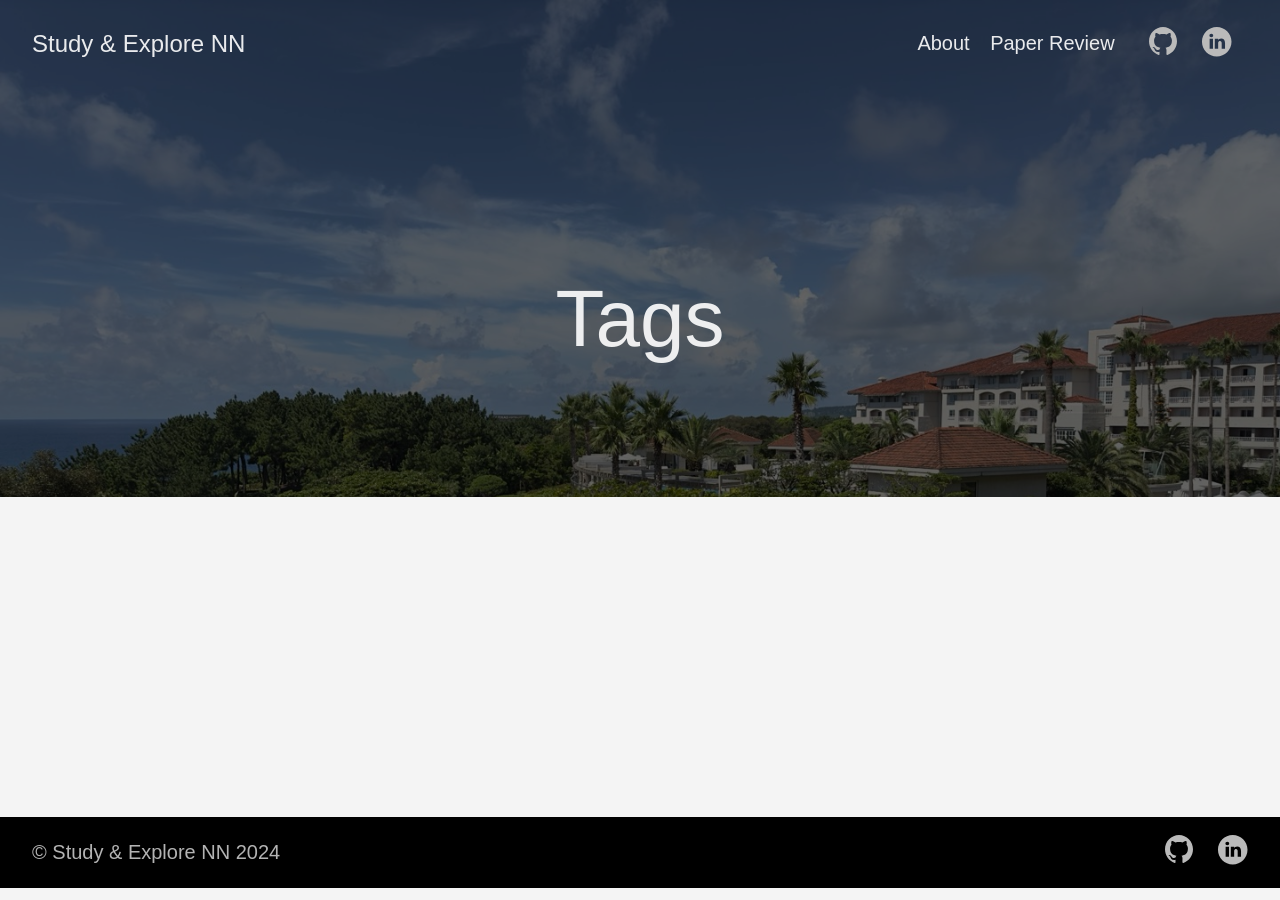
<file: tags/index.html>
<!DOCTYPE html>
<html lang="en">
  <head>
    <meta charset="utf-8">
    <meta http-equiv="X-UA-Compatible" content="IE=edge,chrome=1">
    
    <title>Study &amp; Explore NN</title>
    <meta name="viewport" content="width=device-width,minimum-scale=1">
    <meta name="description" content="NN Paper Review Blog">
    <meta name="generator" content="Hugo 0.123.7">
    
    
    
    
      <meta name="robots" content="noindex, nofollow">
    

    
<link rel="stylesheet" href="/ananke/css/main.min.css" >



    

    
      

    

    
    
      <link href="/tags/index.xml" rel="alternate" type="application/rss+xml" title="Study &amp; Explore NN" />
      <link href="/tags/index.xml" rel="feed" type="application/rss+xml" title="Study &amp; Explore NN" />
      
    

    
      <link rel="canonical" href="https://tada0347.github.io/tags/">
    

    <meta property="og:title" content="Tags" />
<meta property="og:description" content="NN Paper Review Blog" />
<meta property="og:type" content="website" />
<meta property="og:url" content="https://tada0347.github.io/tags/" />

<meta itemprop="name" content="Tags">
<meta itemprop="description" content="NN Paper Review Blog"><meta name="twitter:card" content="summary"/><meta name="twitter:title" content="Tags"/>
<meta name="twitter:description" content="NN Paper Review Blog"/>

	
  </head>

  <body class="ma0 avenir bg-near-white">

    

  
  <header class="cover bg-top" style="background-image: url('https://tada0347.github.io/images/home.jpg');">
    <div class="bg-black-60">
      <nav class="pv3 ph3 ph4-ns" role="navigation">
  <div class="flex-l justify-between items-center center">
    <a href="/" class="f3 fw2 hover-white no-underline white-90 dib">
      
        Study &amp; Explore NN
      
    </a>
    <div class="flex-l items-center">
      

      
        <ul class="pl0 mr3">
          
          <li class="list f5 f4-ns fw4 dib pr3">
            <a class="hover-white no-underline white-90" href="/about/" title="About page">
              About
            </a>
          </li>
          
          <li class="list f5 f4-ns fw4 dib pr3">
            <a class="hover-white no-underline white-90" href="/post/" title="Paper Review page">
              Paper Review
            </a>
          </li>
          
        </ul>
      
      
<div class="ananke-socials">
  
    
    <a href="https://github.com/tada0347" target="_blank" rel="noopener" class="github ananke-social-link link-transition stackoverflow link dib z-999 pt3 pt0-l mr1" title="GitHub link" aria-label="follow on GitHub——Opens in a new window">
      
        <span class="icon"><svg style="enable-background:new 0 0 512 512;" version="1.1" viewBox="0 0 512 512"  xml:space="preserve" xmlns="http://www.w3.org/2000/svg" xmlns:xlink="http://www.w3.org/1999/xlink" >
  <path d="M256,32C132.3,32,32,134.8,32,261.7c0,101.5,64.2,187.5,153.2,217.9c11.2,2.1,15.3-5,15.3-11.1   c0-5.5-0.2-19.9-0.3-39.1c-62.3,13.9-75.5-30.8-75.5-30.8c-10.2-26.5-24.9-33.6-24.9-33.6c-20.3-14.3,1.5-14,1.5-14   c22.5,1.6,34.3,23.7,34.3,23.7c20,35.1,52.4,25,65.2,19.1c2-14.8,7.8-25,14.2-30.7c-49.7-5.8-102-25.5-102-113.5   c0-25.1,8.7-45.6,23-61.6c-2.3-5.8-10-29.2,2.2-60.8c0,0,18.8-6.2,61.6,23.5c17.9-5.1,37-7.6,56.1-7.7c19,0.1,38.2,2.6,56.1,7.7   c42.8-29.7,61.5-23.5,61.5-23.5c12.2,31.6,4.5,55,2.2,60.8c14.3,16.1,23,36.6,23,61.6c0,88.2-52.4,107.6-102.3,113.3   c8,7.1,15.2,21.1,15.2,42.5c0,30.7-0.3,55.5-0.3,63c0,6.1,4,13.3,15.4,11C415.9,449.1,480,363.1,480,261.7   C480,134.8,379.7,32,256,32z"/>
</svg>
</span>
      
<span class="new-window"><svg  height="8px"  style="enable-background:new 0 0 1000 1000;" version="1.1" viewBox="0 0 1000 1000"  xml:space="preserve" xmlns="http://www.w3.org/2000/svg" xmlns:xlink="http://www.w3.org/1999/xlink" >
<path d="M598 128h298v298h-86v-152l-418 418-60-60 418-418h-152v-86zM810 810v-298h86v298c0 46-40 86-86 86h-596c-48 0-86-40-86-86v-596c0-46 38-86 86-86h298v86h-298v596h596z" style="fill-rule:evenodd;clip-rule:evenodd;"/>
</svg>
</span></a>
  
    
    <a href="https://www.linkedin.com/in/%EB%AF%BC%EC%9E%AC-%EB%B0%95-941368284/" target="_blank" rel="noopener" class="linkedin ananke-social-link link-transition stackoverflow link dib z-999 pt3 pt0-l mr1" title="LinkedIn link" aria-label="follow on LinkedIn——Opens in a new window">
      
        <span class="icon"><svg style="enable-background:new 0 0 65 65;" version="1.1" viewBox="0 0 65 65"  xml:space="preserve" xmlns="http://www.w3.org/2000/svg" xmlns:xlink="http://www.w3.org/1999/xlink">
  <path d="M50.837,48.137V36.425c0-6.275-3.35-9.195-7.816-9.195  c-3.604,0-5.219,1.983-6.119,3.374V27.71h-6.79c0.09,1.917,0,20.427,0,20.427h6.79V36.729c0-0.609,0.044-1.219,0.224-1.655  c0.49-1.22,1.607-2.483,3.482-2.483c2.458,0,3.44,1.873,3.44,4.618v10.929H50.837z M22.959,24.922c2.367,0,3.842-1.57,3.842-3.531  c-0.044-2.003-1.475-3.528-3.797-3.528s-3.841,1.524-3.841,3.528c0,1.961,1.474,3.531,3.753,3.531H22.959z M34,64  C17.432,64,4,50.568,4,34C4,17.431,17.432,4,34,4s30,13.431,30,30C64,50.568,50.568,64,34,64z M26.354,48.137V27.71h-6.789v20.427  H26.354z" style="fill-rule:evenodd;clip-rule:evenodd;"/>
</svg>
</span>
      
<span class="new-window"><svg  height="8px"  style="enable-background:new 0 0 1000 1000;" version="1.1" viewBox="0 0 1000 1000"  xml:space="preserve" xmlns="http://www.w3.org/2000/svg" xmlns:xlink="http://www.w3.org/1999/xlink" >
<path d="M598 128h298v298h-86v-152l-418 418-60-60 418-418h-152v-86zM810 810v-298h86v298c0 46-40 86-86 86h-596c-48 0-86-40-86-86v-596c0-46 38-86 86-86h298v86h-298v596h596z" style="fill-rule:evenodd;clip-rule:evenodd;"/>
</svg>
</span></a>
  
</div>

    </div>
  </div>
</nav>

      <div class="tc-l pv4 pv6-l ph3 ph4-ns">
        <h1 class="f2 f-subheadline-l fw2 white-90 mb0 lh-title">
          Tags
        </h1>
        
      </div>
    </div>
  </header>


    <main class="pb7" role="main">
      
    
  <article class="cf pa3 pa4-m pa4-l">
    <div class="measure-wide-l center f4 lh-copy nested-copy-line-height nested-links mid-gray">
      
    </div>
  </article>
  <div class="mw8 center">
    <section class="ph4">
      
    </section>
  </div>

    </main>
    <footer class="bg-black bottom-0 w-100 pa3" role="contentinfo">
  <div class="flex justify-between">
  <a class="f4 fw4 hover-white no-underline white-70 dn dib-ns pv2 ph3" href="https://tada0347.github.io/" >
    &copy;  Study & Explore NN 2024 
  </a>
    <div>
<div class="ananke-socials">
  
    
    <a href="https://github.com/tada0347" target="_blank" rel="noopener" class="github ananke-social-link link-transition stackoverflow link dib z-999 pt3 pt0-l mr1" title="GitHub link" aria-label="follow on GitHub——Opens in a new window">
      
        <span class="icon"><svg style="enable-background:new 0 0 512 512;" version="1.1" viewBox="0 0 512 512"  xml:space="preserve" xmlns="http://www.w3.org/2000/svg" xmlns:xlink="http://www.w3.org/1999/xlink" >
  <path d="M256,32C132.3,32,32,134.8,32,261.7c0,101.5,64.2,187.5,153.2,217.9c11.2,2.1,15.3-5,15.3-11.1   c0-5.5-0.2-19.9-0.3-39.1c-62.3,13.9-75.5-30.8-75.5-30.8c-10.2-26.5-24.9-33.6-24.9-33.6c-20.3-14.3,1.5-14,1.5-14   c22.5,1.6,34.3,23.7,34.3,23.7c20,35.1,52.4,25,65.2,19.1c2-14.8,7.8-25,14.2-30.7c-49.7-5.8-102-25.5-102-113.5   c0-25.1,8.7-45.6,23-61.6c-2.3-5.8-10-29.2,2.2-60.8c0,0,18.8-6.2,61.6,23.5c17.9-5.1,37-7.6,56.1-7.7c19,0.1,38.2,2.6,56.1,7.7   c42.8-29.7,61.5-23.5,61.5-23.5c12.2,31.6,4.5,55,2.2,60.8c14.3,16.1,23,36.6,23,61.6c0,88.2-52.4,107.6-102.3,113.3   c8,7.1,15.2,21.1,15.2,42.5c0,30.7-0.3,55.5-0.3,63c0,6.1,4,13.3,15.4,11C415.9,449.1,480,363.1,480,261.7   C480,134.8,379.7,32,256,32z"/>
</svg>
</span>
      
<span class="new-window"><svg  height="8px"  style="enable-background:new 0 0 1000 1000;" version="1.1" viewBox="0 0 1000 1000"  xml:space="preserve" xmlns="http://www.w3.org/2000/svg" xmlns:xlink="http://www.w3.org/1999/xlink" >
<path d="M598 128h298v298h-86v-152l-418 418-60-60 418-418h-152v-86zM810 810v-298h86v298c0 46-40 86-86 86h-596c-48 0-86-40-86-86v-596c0-46 38-86 86-86h298v86h-298v596h596z" style="fill-rule:evenodd;clip-rule:evenodd;"/>
</svg>
</span></a>
  
    
    <a href="https://www.linkedin.com/in/%EB%AF%BC%EC%9E%AC-%EB%B0%95-941368284/" target="_blank" rel="noopener" class="linkedin ananke-social-link link-transition stackoverflow link dib z-999 pt3 pt0-l mr1" title="LinkedIn link" aria-label="follow on LinkedIn——Opens in a new window">
      
        <span class="icon"><svg style="enable-background:new 0 0 65 65;" version="1.1" viewBox="0 0 65 65"  xml:space="preserve" xmlns="http://www.w3.org/2000/svg" xmlns:xlink="http://www.w3.org/1999/xlink">
  <path d="M50.837,48.137V36.425c0-6.275-3.35-9.195-7.816-9.195  c-3.604,0-5.219,1.983-6.119,3.374V27.71h-6.79c0.09,1.917,0,20.427,0,20.427h6.79V36.729c0-0.609,0.044-1.219,0.224-1.655  c0.49-1.22,1.607-2.483,3.482-2.483c2.458,0,3.44,1.873,3.44,4.618v10.929H50.837z M22.959,24.922c2.367,0,3.842-1.57,3.842-3.531  c-0.044-2.003-1.475-3.528-3.797-3.528s-3.841,1.524-3.841,3.528c0,1.961,1.474,3.531,3.753,3.531H22.959z M34,64  C17.432,64,4,50.568,4,34C4,17.431,17.432,4,34,4s30,13.431,30,30C64,50.568,50.568,64,34,64z M26.354,48.137V27.71h-6.789v20.427  H26.354z" style="fill-rule:evenodd;clip-rule:evenodd;"/>
</svg>
</span>
      
<span class="new-window"><svg  height="8px"  style="enable-background:new 0 0 1000 1000;" version="1.1" viewBox="0 0 1000 1000"  xml:space="preserve" xmlns="http://www.w3.org/2000/svg" xmlns:xlink="http://www.w3.org/1999/xlink" >
<path d="M598 128h298v298h-86v-152l-418 418-60-60 418-418h-152v-86zM810 810v-298h86v298c0 46-40 86-86 86h-596c-48 0-86-40-86-86v-596c0-46 38-86 86-86h298v86h-298v596h596z" style="fill-rule:evenodd;clip-rule:evenodd;"/>
</svg>
</span></a>
  
</div>
</div>
  </div>
</footer>

  </body>
</html>
</file>
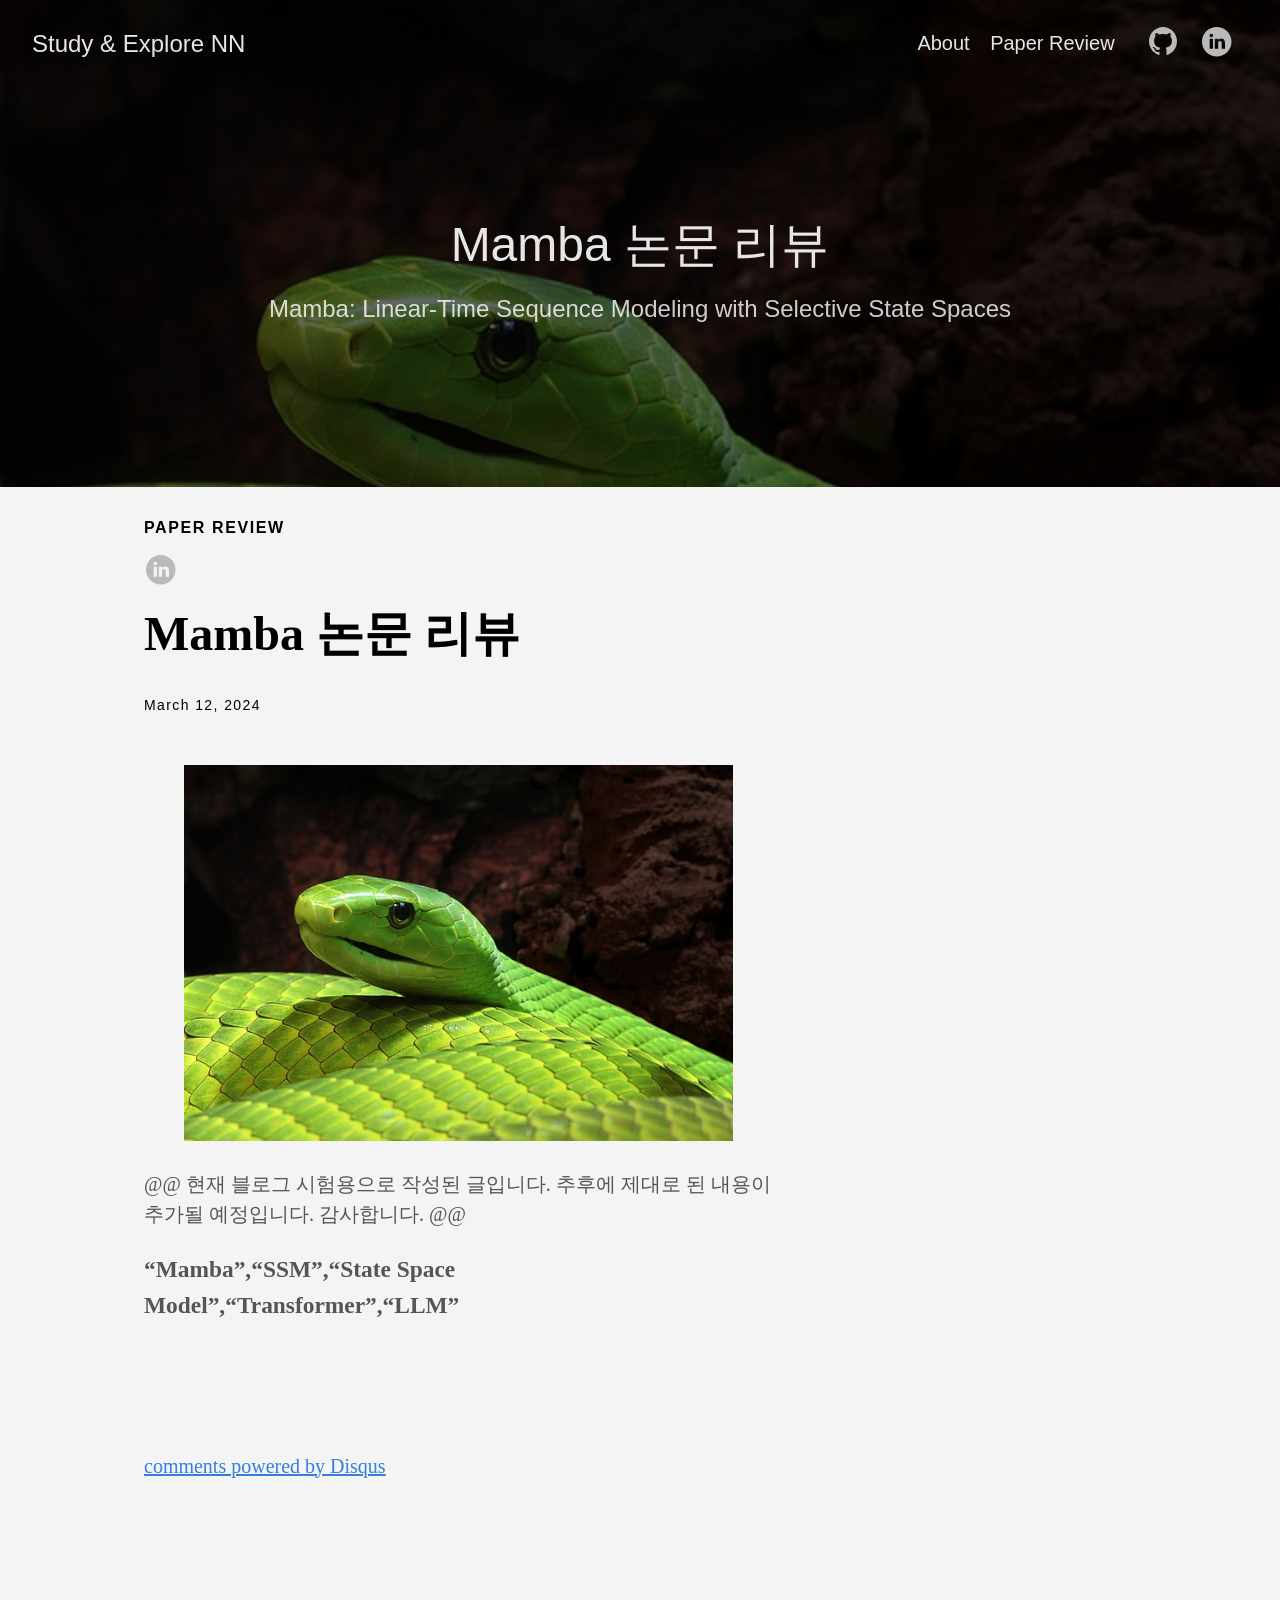
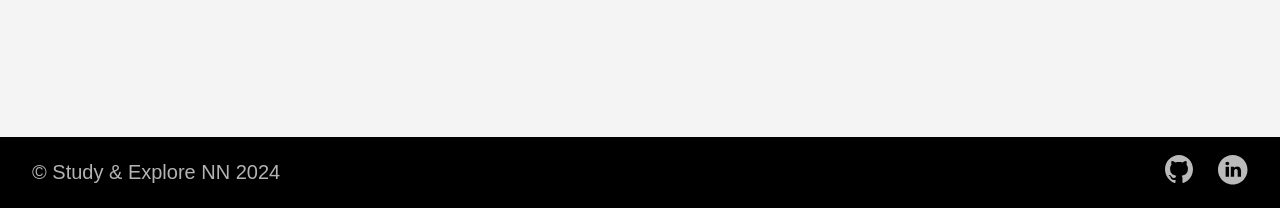
<file: post/mamba/index.html>
<!DOCTYPE html>
<html lang="en">
  <head>
    <meta charset="utf-8">
    <meta http-equiv="X-UA-Compatible" content="IE=edge,chrome=1">
    
    <title>Mamba 논문 리뷰 | Study &amp; Explore NN</title>
    <meta name="viewport" content="width=device-width,minimum-scale=1">
    <meta name="description" content="Mamba: Linear-Time Sequence Modeling with Selective State Spaces">
    <meta name="generator" content="Hugo 0.123.7">
    
    
    
    
      <meta name="robots" content="noindex, nofollow">
    

    
<link rel="stylesheet" href="/ananke/css/main.min.css" >



    

    
      

    

    

    
      <link rel="canonical" href="https://tada0347.github.io/post/mamba/">
    

    <meta property="og:title" content="Mamba 논문 리뷰" />
<meta property="og:description" content="Mamba: Linear-Time Sequence Modeling with Selective State Spaces" />
<meta property="og:type" content="article" />
<meta property="og:url" content="https://tada0347.github.io/post/mamba/" /><meta property="article:section" content="post" />
<meta property="article:published_time" content="2024-03-12T10:58:08-04:00" />
<meta property="article:modified_time" content="2024-03-12T10:58:08-04:00" />

<meta itemprop="name" content="Mamba 논문 리뷰">
<meta itemprop="description" content="Mamba: Linear-Time Sequence Modeling with Selective State Spaces"><meta itemprop="datePublished" content="2024-03-12T10:58:08-04:00" />
<meta itemprop="dateModified" content="2024-03-12T10:58:08-04:00" />
<meta itemprop="wordCount" content="17">
<meta itemprop="keywords" content="" /><meta name="twitter:card" content="summary"/><meta name="twitter:title" content="Mamba 논문 리뷰"/>
<meta name="twitter:description" content="Mamba: Linear-Time Sequence Modeling with Selective State Spaces"/>

	
  </head>

  <body class="ma0 avenir bg-near-white">

    
   
  

  
  <header class="cover bg-top" style="background-image: url('https://tada0347.github.io/images/Mamba_Dendroaspis_angusticeps.jpg');">
    <div class="bg-black-60">
      <nav class="pv3 ph3 ph4-ns" role="navigation">
  <div class="flex-l justify-between items-center center">
    <a href="/" class="f3 fw2 hover-white no-underline white-90 dib">
      
        Study &amp; Explore NN
      
    </a>
    <div class="flex-l items-center">
      

      
        <ul class="pl0 mr3">
          
          <li class="list f5 f4-ns fw4 dib pr3">
            <a class="hover-white no-underline white-90" href="/about/" title="About page">
              About
            </a>
          </li>
          
          <li class="list f5 f4-ns fw4 dib pr3">
            <a class="hover-white no-underline white-90" href="/post/" title="Paper Review page">
              Paper Review
            </a>
          </li>
          
        </ul>
      
      
<div class="ananke-socials">
  
    
    <a href="https://github.com/tada0347" target="_blank" rel="noopener" class="github ananke-social-link link-transition stackoverflow link dib z-999 pt3 pt0-l mr1" title="GitHub link" aria-label="follow on GitHub——Opens in a new window">
      
        <span class="icon"><svg style="enable-background:new 0 0 512 512;" version="1.1" viewBox="0 0 512 512"  xml:space="preserve" xmlns="http://www.w3.org/2000/svg" xmlns:xlink="http://www.w3.org/1999/xlink" >
  <path d="M256,32C132.3,32,32,134.8,32,261.7c0,101.5,64.2,187.5,153.2,217.9c11.2,2.1,15.3-5,15.3-11.1   c0-5.5-0.2-19.9-0.3-39.1c-62.3,13.9-75.5-30.8-75.5-30.8c-10.2-26.5-24.9-33.6-24.9-33.6c-20.3-14.3,1.5-14,1.5-14   c22.5,1.6,34.3,23.7,34.3,23.7c20,35.1,52.4,25,65.2,19.1c2-14.8,7.8-25,14.2-30.7c-49.7-5.8-102-25.5-102-113.5   c0-25.1,8.7-45.6,23-61.6c-2.3-5.8-10-29.2,2.2-60.8c0,0,18.8-6.2,61.6,23.5c17.9-5.1,37-7.6,56.1-7.7c19,0.1,38.2,2.6,56.1,7.7   c42.8-29.7,61.5-23.5,61.5-23.5c12.2,31.6,4.5,55,2.2,60.8c14.3,16.1,23,36.6,23,61.6c0,88.2-52.4,107.6-102.3,113.3   c8,7.1,15.2,21.1,15.2,42.5c0,30.7-0.3,55.5-0.3,63c0,6.1,4,13.3,15.4,11C415.9,449.1,480,363.1,480,261.7   C480,134.8,379.7,32,256,32z"/>
</svg>
</span>
      
<span class="new-window"><svg  height="8px"  style="enable-background:new 0 0 1000 1000;" version="1.1" viewBox="0 0 1000 1000"  xml:space="preserve" xmlns="http://www.w3.org/2000/svg" xmlns:xlink="http://www.w3.org/1999/xlink" >
<path d="M598 128h298v298h-86v-152l-418 418-60-60 418-418h-152v-86zM810 810v-298h86v298c0 46-40 86-86 86h-596c-48 0-86-40-86-86v-596c0-46 38-86 86-86h298v86h-298v596h596z" style="fill-rule:evenodd;clip-rule:evenodd;"/>
</svg>
</span></a>
  
    
    <a href="https://www.linkedin.com/in/%EB%AF%BC%EC%9E%AC-%EB%B0%95-941368284/" target="_blank" rel="noopener" class="linkedin ananke-social-link link-transition stackoverflow link dib z-999 pt3 pt0-l mr1" title="LinkedIn link" aria-label="follow on LinkedIn——Opens in a new window">
      
        <span class="icon"><svg style="enable-background:new 0 0 65 65;" version="1.1" viewBox="0 0 65 65"  xml:space="preserve" xmlns="http://www.w3.org/2000/svg" xmlns:xlink="http://www.w3.org/1999/xlink">
  <path d="M50.837,48.137V36.425c0-6.275-3.35-9.195-7.816-9.195  c-3.604,0-5.219,1.983-6.119,3.374V27.71h-6.79c0.09,1.917,0,20.427,0,20.427h6.79V36.729c0-0.609,0.044-1.219,0.224-1.655  c0.49-1.22,1.607-2.483,3.482-2.483c2.458,0,3.44,1.873,3.44,4.618v10.929H50.837z M22.959,24.922c2.367,0,3.842-1.57,3.842-3.531  c-0.044-2.003-1.475-3.528-3.797-3.528s-3.841,1.524-3.841,3.528c0,1.961,1.474,3.531,3.753,3.531H22.959z M34,64  C17.432,64,4,50.568,4,34C4,17.431,17.432,4,34,4s30,13.431,30,30C64,50.568,50.568,64,34,64z M26.354,48.137V27.71h-6.789v20.427  H26.354z" style="fill-rule:evenodd;clip-rule:evenodd;"/>
</svg>
</span>
      
<span class="new-window"><svg  height="8px"  style="enable-background:new 0 0 1000 1000;" version="1.1" viewBox="0 0 1000 1000"  xml:space="preserve" xmlns="http://www.w3.org/2000/svg" xmlns:xlink="http://www.w3.org/1999/xlink" >
<path d="M598 128h298v298h-86v-152l-418 418-60-60 418-418h-152v-86zM810 810v-298h86v298c0 46-40 86-86 86h-596c-48 0-86-40-86-86v-596c0-46 38-86 86-86h298v86h-298v596h596z" style="fill-rule:evenodd;clip-rule:evenodd;"/>
</svg>
</span></a>
  
</div>

    </div>
  </div>
</nav>

      <div class="tc-l pv6 ph3 ph4-ns">
        
          <div class="f2 f1-l fw2 white-90 mb0 lh-title">Mamba 논문 리뷰</div>
          
            <div class="fw1 f5 f3-l white-80 measure-wide-l center lh-copy mt3 mb4">
              Mamba: Linear-Time Sequence Modeling with Selective State Spaces
            </div>
          
        
      </div>
    </div>
  </header>



    <main class="pb7" role="main">
      
  
  <article class="flex-l flex-wrap justify-between mw8 center ph3">
    <header class="mt4 w-100">
      <aside class="instapaper_ignoref b helvetica tracked ttu">
          
        Paper Review
      </aside>
      










  <div id="sharing" class="mt3 ananke-socials">
    
      
      <a href="https://www.linkedin.com/shareArticle?mini=true&amp;url=https://tada0347.github.io/post/mamba/&amp;title=Mamba%20%eb%85%bc%eb%ac%b8%20%eb%a6%ac%eb%b7%b0" class="ananke-social-link linkedin no-underline" aria-label="share on LinkedIn">
        
        <span class="icon"> <svg style="enable-background:new 0 0 65 65;" version="1.1" viewBox="0 0 65 65"  xml:space="preserve" xmlns="http://www.w3.org/2000/svg" xmlns:xlink="http://www.w3.org/1999/xlink">
  <path d="M50.837,48.137V36.425c0-6.275-3.35-9.195-7.816-9.195  c-3.604,0-5.219,1.983-6.119,3.374V27.71h-6.79c0.09,1.917,0,20.427,0,20.427h6.79V36.729c0-0.609,0.044-1.219,0.224-1.655  c0.49-1.22,1.607-2.483,3.482-2.483c2.458,0,3.44,1.873,3.44,4.618v10.929H50.837z M22.959,24.922c2.367,0,3.842-1.57,3.842-3.531  c-0.044-2.003-1.475-3.528-3.797-3.528s-3.841,1.524-3.841,3.528c0,1.961,1.474,3.531,3.753,3.531H22.959z M34,64  C17.432,64,4,50.568,4,34C4,17.431,17.432,4,34,4s30,13.431,30,30C64,50.568,50.568,64,34,64z M26.354,48.137V27.71h-6.789v20.427  H26.354z" style="fill-rule:evenodd;clip-rule:evenodd;"/>
</svg>
</span>
        
      </a>
    
  </div>


      <h1 class="f1 athelas mt3 mb1">Mamba 논문 리뷰</h1>
      
      
      
      <time class="f6 mv4 dib tracked" datetime="2024-03-12T10:58:08-04:00">March 12, 2024</time>
      

      
      
    </header>
    <div class="nested-copy-line-height lh-copy serif f4 nested-links mid-gray pr4-l w-two-thirds-l"><figure><img src="/images/Mamba_Dendroaspis_angusticeps.jpg"/>
</figure>

<p>@@ 현재 블로그 시험용으로 작성된 글입니다. 추후에 제대로 된 내용이 추가될 예정입니다. 감사합니다. @@</p>
<h3 id="mambassmstate-space-modeltransformerllm">&ldquo;Mamba&rdquo;,&ldquo;SSM&rdquo;,&ldquo;State Space Model&rdquo;,&ldquo;Transformer&rdquo;,&ldquo;LLM&rdquo;</h3>
<ul class="pa0">
  
</ul>
<div class="mt6 instapaper_ignoref">
      
        <div id="disqus_thread"></div>
<script>
    window.disqus_config = function () {
    
    
    
    };
    (function() {
        if (["localhost", "127.0.0.1"].indexOf(window.location.hostname) != -1) {
            document.getElementById('disqus_thread').innerHTML = 'Disqus comments not available by default when the website is previewed locally.';
            return;
        }
        var d = document, s = d.createElement('script'); s.async = true;
        s.src = '//' + "YOURSHORTNAME" + '.disqus.com/embed.js';
        s.setAttribute('data-timestamp', +new Date());
        (d.head || d.body).appendChild(s);
    })();
</script>
<noscript>Please enable JavaScript to view the <a href="https://disqus.com/?ref_noscript">comments powered by Disqus.</a></noscript>
<a href="https://disqus.com" class="dsq-brlink">comments powered by <span class="logo-disqus">Disqus</span></a>
      
      <div id="commento"></div>
<script defer src="https://cdn.commento.io/js/commento.js"></script>

      </div>
    </div>

    <aside class="w-30-l mt6-l">




</aside>

  </article>

    </main>
    <footer class="bg-black bottom-0 w-100 pa3" role="contentinfo">
  <div class="flex justify-between">
  <a class="f4 fw4 hover-white no-underline white-70 dn dib-ns pv2 ph3" href="https://tada0347.github.io/" >
    &copy;  Study & Explore NN 2024 
  </a>
    <div>
<div class="ananke-socials">
  
    
    <a href="https://github.com/tada0347" target="_blank" rel="noopener" class="github ananke-social-link link-transition stackoverflow link dib z-999 pt3 pt0-l mr1" title="GitHub link" aria-label="follow on GitHub——Opens in a new window">
      
        <span class="icon"><svg style="enable-background:new 0 0 512 512;" version="1.1" viewBox="0 0 512 512"  xml:space="preserve" xmlns="http://www.w3.org/2000/svg" xmlns:xlink="http://www.w3.org/1999/xlink" >
  <path d="M256,32C132.3,32,32,134.8,32,261.7c0,101.5,64.2,187.5,153.2,217.9c11.2,2.1,15.3-5,15.3-11.1   c0-5.5-0.2-19.9-0.3-39.1c-62.3,13.9-75.5-30.8-75.5-30.8c-10.2-26.5-24.9-33.6-24.9-33.6c-20.3-14.3,1.5-14,1.5-14   c22.5,1.6,34.3,23.7,34.3,23.7c20,35.1,52.4,25,65.2,19.1c2-14.8,7.8-25,14.2-30.7c-49.7-5.8-102-25.5-102-113.5   c0-25.1,8.7-45.6,23-61.6c-2.3-5.8-10-29.2,2.2-60.8c0,0,18.8-6.2,61.6,23.5c17.9-5.1,37-7.6,56.1-7.7c19,0.1,38.2,2.6,56.1,7.7   c42.8-29.7,61.5-23.5,61.5-23.5c12.2,31.6,4.5,55,2.2,60.8c14.3,16.1,23,36.6,23,61.6c0,88.2-52.4,107.6-102.3,113.3   c8,7.1,15.2,21.1,15.2,42.5c0,30.7-0.3,55.5-0.3,63c0,6.1,4,13.3,15.4,11C415.9,449.1,480,363.1,480,261.7   C480,134.8,379.7,32,256,32z"/>
</svg>
</span>
      
<span class="new-window"><svg  height="8px"  style="enable-background:new 0 0 1000 1000;" version="1.1" viewBox="0 0 1000 1000"  xml:space="preserve" xmlns="http://www.w3.org/2000/svg" xmlns:xlink="http://www.w3.org/1999/xlink" >
<path d="M598 128h298v298h-86v-152l-418 418-60-60 418-418h-152v-86zM810 810v-298h86v298c0 46-40 86-86 86h-596c-48 0-86-40-86-86v-596c0-46 38-86 86-86h298v86h-298v596h596z" style="fill-rule:evenodd;clip-rule:evenodd;"/>
</svg>
</span></a>
  
    
    <a href="https://www.linkedin.com/in/%EB%AF%BC%EC%9E%AC-%EB%B0%95-941368284/" target="_blank" rel="noopener" class="linkedin ananke-social-link link-transition stackoverflow link dib z-999 pt3 pt0-l mr1" title="LinkedIn link" aria-label="follow on LinkedIn——Opens in a new window">
      
        <span class="icon"><svg style="enable-background:new 0 0 65 65;" version="1.1" viewBox="0 0 65 65"  xml:space="preserve" xmlns="http://www.w3.org/2000/svg" xmlns:xlink="http://www.w3.org/1999/xlink">
  <path d="M50.837,48.137V36.425c0-6.275-3.35-9.195-7.816-9.195  c-3.604,0-5.219,1.983-6.119,3.374V27.71h-6.79c0.09,1.917,0,20.427,0,20.427h6.79V36.729c0-0.609,0.044-1.219,0.224-1.655  c0.49-1.22,1.607-2.483,3.482-2.483c2.458,0,3.44,1.873,3.44,4.618v10.929H50.837z M22.959,24.922c2.367,0,3.842-1.57,3.842-3.531  c-0.044-2.003-1.475-3.528-3.797-3.528s-3.841,1.524-3.841,3.528c0,1.961,1.474,3.531,3.753,3.531H22.959z M34,64  C17.432,64,4,50.568,4,34C4,17.431,17.432,4,34,4s30,13.431,30,30C64,50.568,50.568,64,34,64z M26.354,48.137V27.71h-6.789v20.427  H26.354z" style="fill-rule:evenodd;clip-rule:evenodd;"/>
</svg>
</span>
      
<span class="new-window"><svg  height="8px"  style="enable-background:new 0 0 1000 1000;" version="1.1" viewBox="0 0 1000 1000"  xml:space="preserve" xmlns="http://www.w3.org/2000/svg" xmlns:xlink="http://www.w3.org/1999/xlink" >
<path d="M598 128h298v298h-86v-152l-418 418-60-60 418-418h-152v-86zM810 810v-298h86v298c0 46-40 86-86 86h-596c-48 0-86-40-86-86v-596c0-46 38-86 86-86h298v86h-298v596h596z" style="fill-rule:evenodd;clip-rule:evenodd;"/>
</svg>
</span></a>
  
</div>
</div>
  </div>
</footer>

  </body>
</html>
</file>
